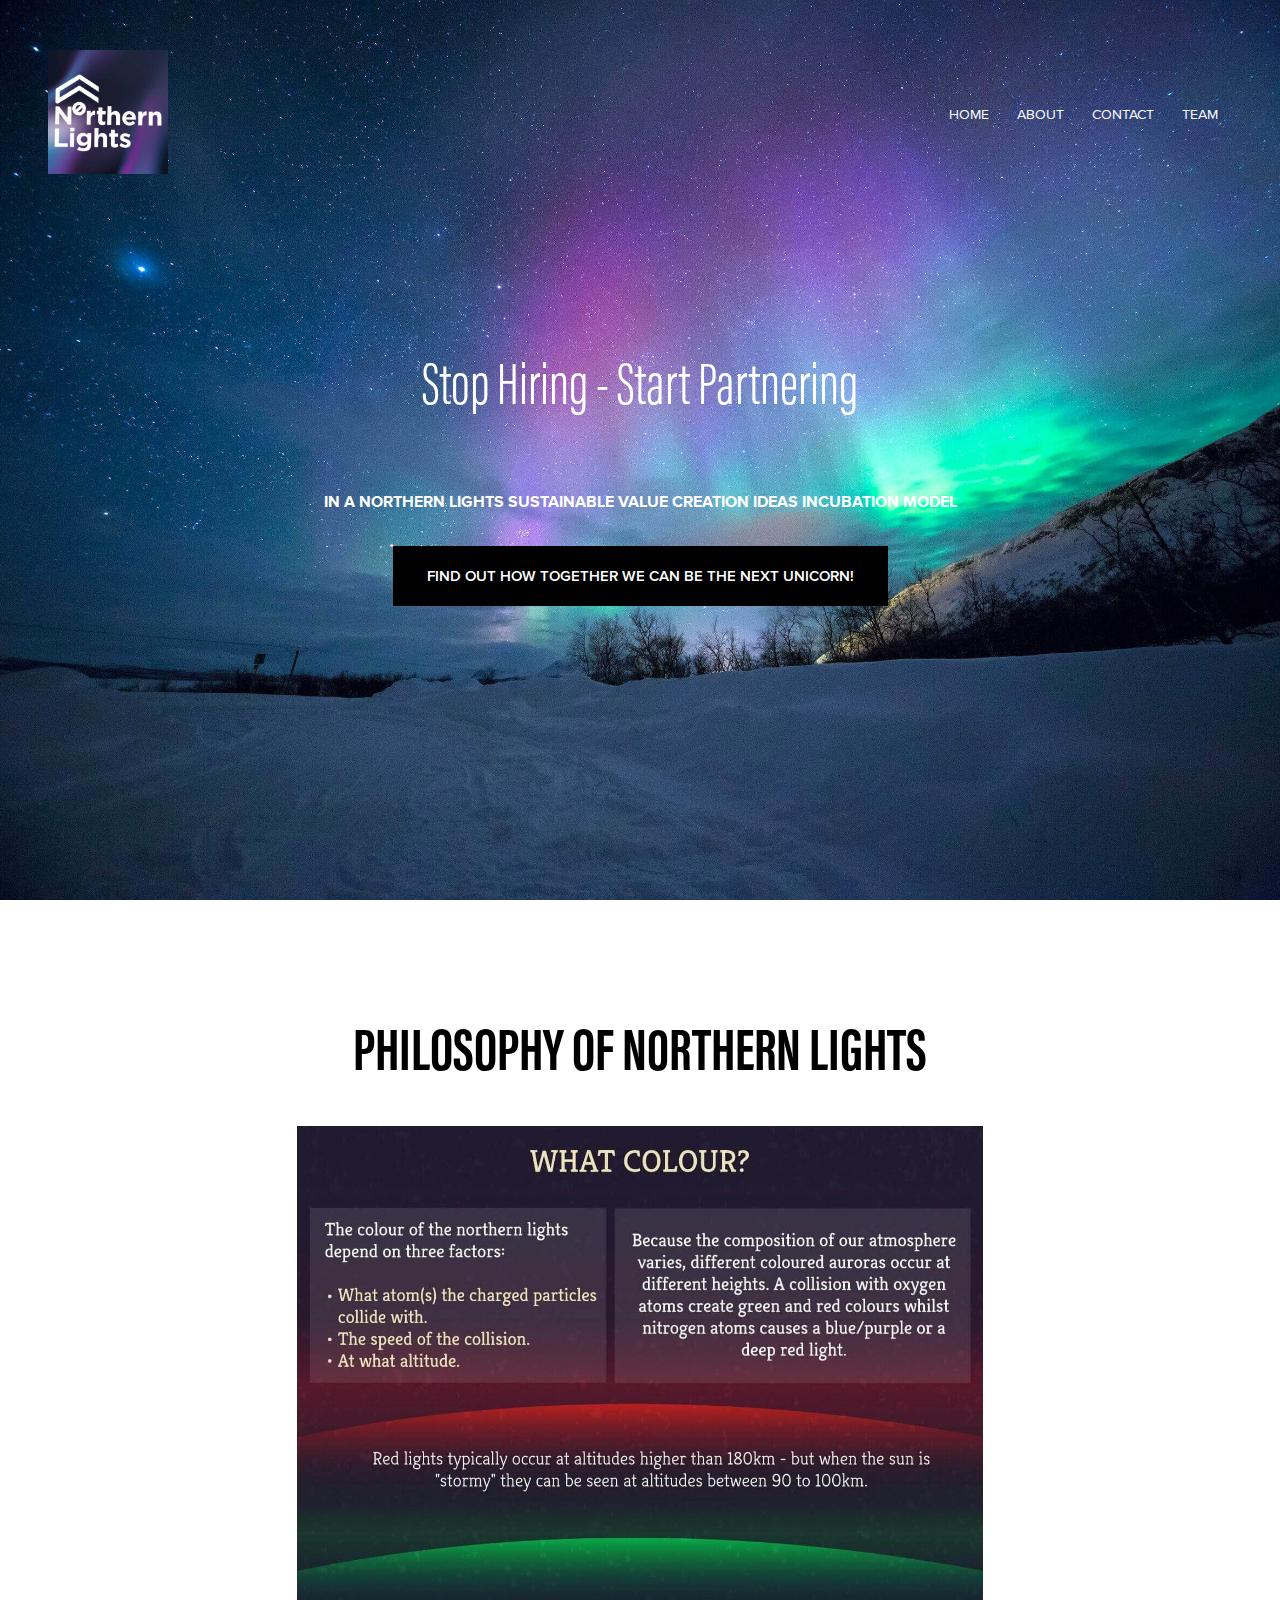
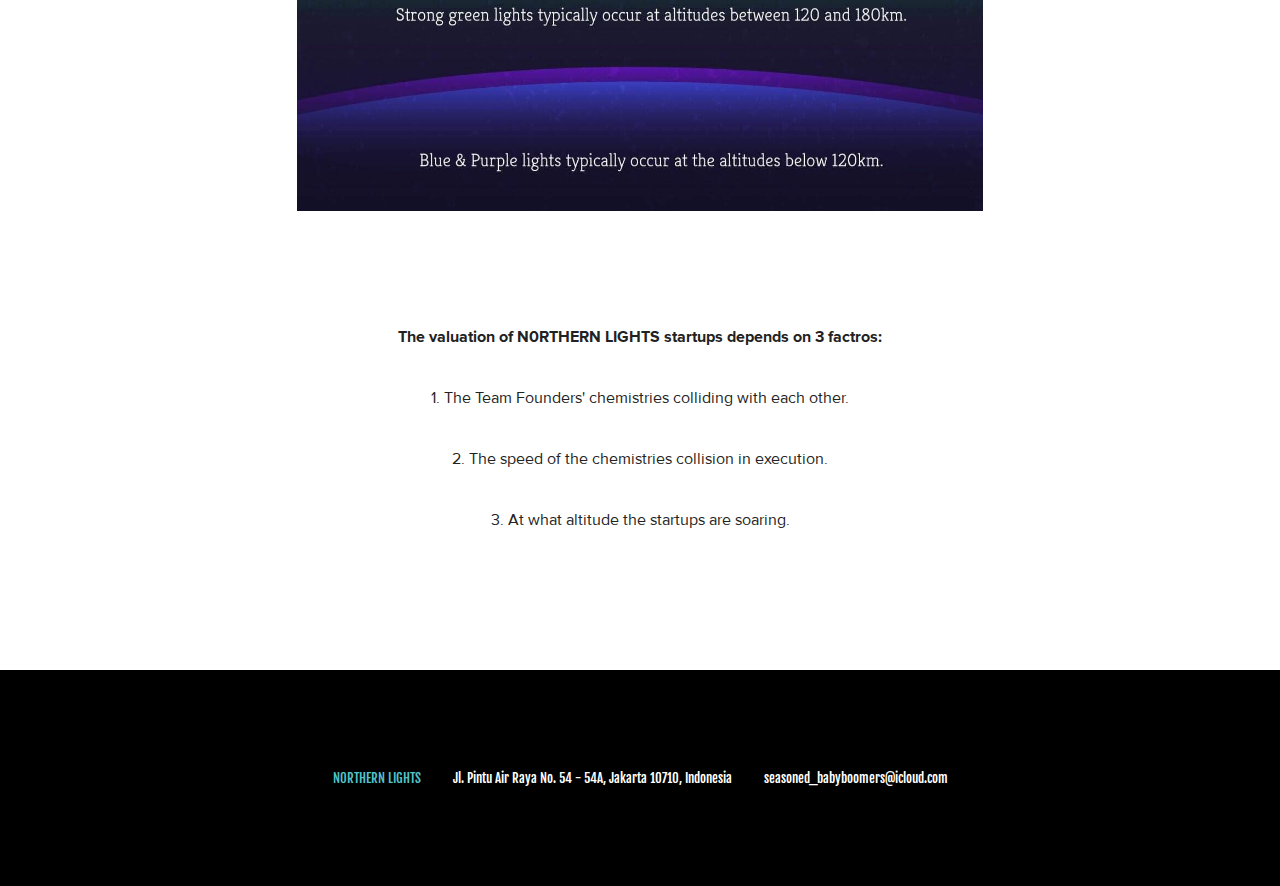
<file: index.html>
<!DOCTYPE html>
<html lang="en">

<head>
    <meta charset="UTF-8" />
    <meta name="viewport" content="width=device-width, initial-scale=1.0" />
    <meta name="robots" content="index, follow" />
    <meta name="description"
        content="Discover how N0RTHERN LIGHTS partners with startups to create sustainable value and become the next unicorn." />
    <title>Stop Hiring - Start Partnering | N0RTHERN LIGHTS</title>
    <link rel="icon" href="./image/navbar/logo_brand.jpeg" type="image/x-icon">
    <link rel="stylesheet" href="./css/LP.css">
    <link rel="preload" as="image" href="./image/bg home/img_home_hero.jpeg">
</head>

<body>
    <header id="site-header" class="">
        <a href="./index.html" class="logo" aria-label="N0RTHERN LIGHTS home">
            <img src="./image/navbar/logo_brand.jpeg" width="80" height="82" alt="Logo" loading="lazy" rel="preload">
        </a>
        <button class="nav-toggle" id="open-nav" aria-label="Open navigation" aria-controls="mobile-nav"
            aria-expanded="false">☰</button>
        <nav id="mobile-nav" role="navigation" aria-label="Main menu" class="">
            <button class="nav-close" id="close-nav" aria-label="Close navigation" aria-controls="mobile-nav"
                aria-expanded="true">x</button>
            <a href="./index.html">Home</a>
            <a href="./about.html">About</a>
            <a href="./contact.html">Contact</a>
            <a href="./team.html">Team</a>
        </nav>
    </header>
    <main>
        <section id="hero" class="hero">
            <img class="bg-hero" src="./image/bg home/img_home_hero.jpeg" alt="Hero background" width="1920"
                height="1080" loading="eager" decoding="async" fetchpriority="high">
            <h1>Stop Hiring - Start Partnering</h1>
            <p>IN A NORTHERN LIGHTS SUSTAINABLE VALUE CREATION IDEAS INCUBATION MODEL</p>
            <a href="./details.html">
                <button class="details-button">
                    Find Out How Together We Can Be The Next Unicorn!
                </button>
            </a>
        </section>
        <section id="isi" class="isi">
            <h2>
                <strong>PHILOSOPHY OF N0RTHERN LIGHTS</strong>
            </h2>
            <img src="./image/bg home/img_home_philosophy.jpeg" alt="Founders collaborationg" loading="lazy"
                rel="preload">
            <p>
                <strong>The valuation of N0RTHERN LIGHTS startups depends on 3 factros:</strong>
            </p>
            <p>1. The Team Founders' chemistries colliding with each other.</p>
            <p>2. The speed of the chemistries collision in execution.</p>
            <p>3. At what altitude the startups are soaring.</p>
        </section>
    </main>
    <footer id="contact" class="contact-footer">
        <p style="color: #52c2c8;">N0RTHERN LIGHTS</p>
        <p>Jl. Pintu Air Raya No. 54 - 54A, Jakarta 10710, Indonesia</p>
        <p>
            <a
                href="mailto:seasoned_babyboomers@icloud.com?body=I%20have%20read%20the%20concept%20of%20N0RTHERN%20LIGHTS%20PARTNERSHIP%20BUILDING%20BLOCKS%20and%20I%20am%20interested%20to%20be%20a%20BUSINESS%20OPERATORS%2FTECHNOLOGY%2FSEED%20CAPITAL%20PASSIVE%20%20(*delete%20those%20you%20are%20not%20interested%20in)%20FOUNDER.&subject=Attached%20are%20my%20CV%2C%20I%20am%20seeking%20for%20a%20chat%20slot%20with%20N0RTHERN%20LIGHTS%20STRATEGIC%20FOUNDERS">
                seasoned_babyboomers@icloud.com
            </a>
        </p>
    </footer>
    <script>
        const header = document.getElementById('site-header'),
            openNav = document.getElementById('open-nav'),
            closeNav = document.getElementById('close-nav'),
            nav = document.getElementById('mobile-nav');

        openNav.addEventListener('click', () => {
            nav.classList.add('open');
            header.classList.add('nav-open');
        });
        closeNav.addEventListener('click', () => {
            nav.classList.remove('open');
            header.classList.remove('nav-open');
        });
    </script>
</body>

</html>
</file>
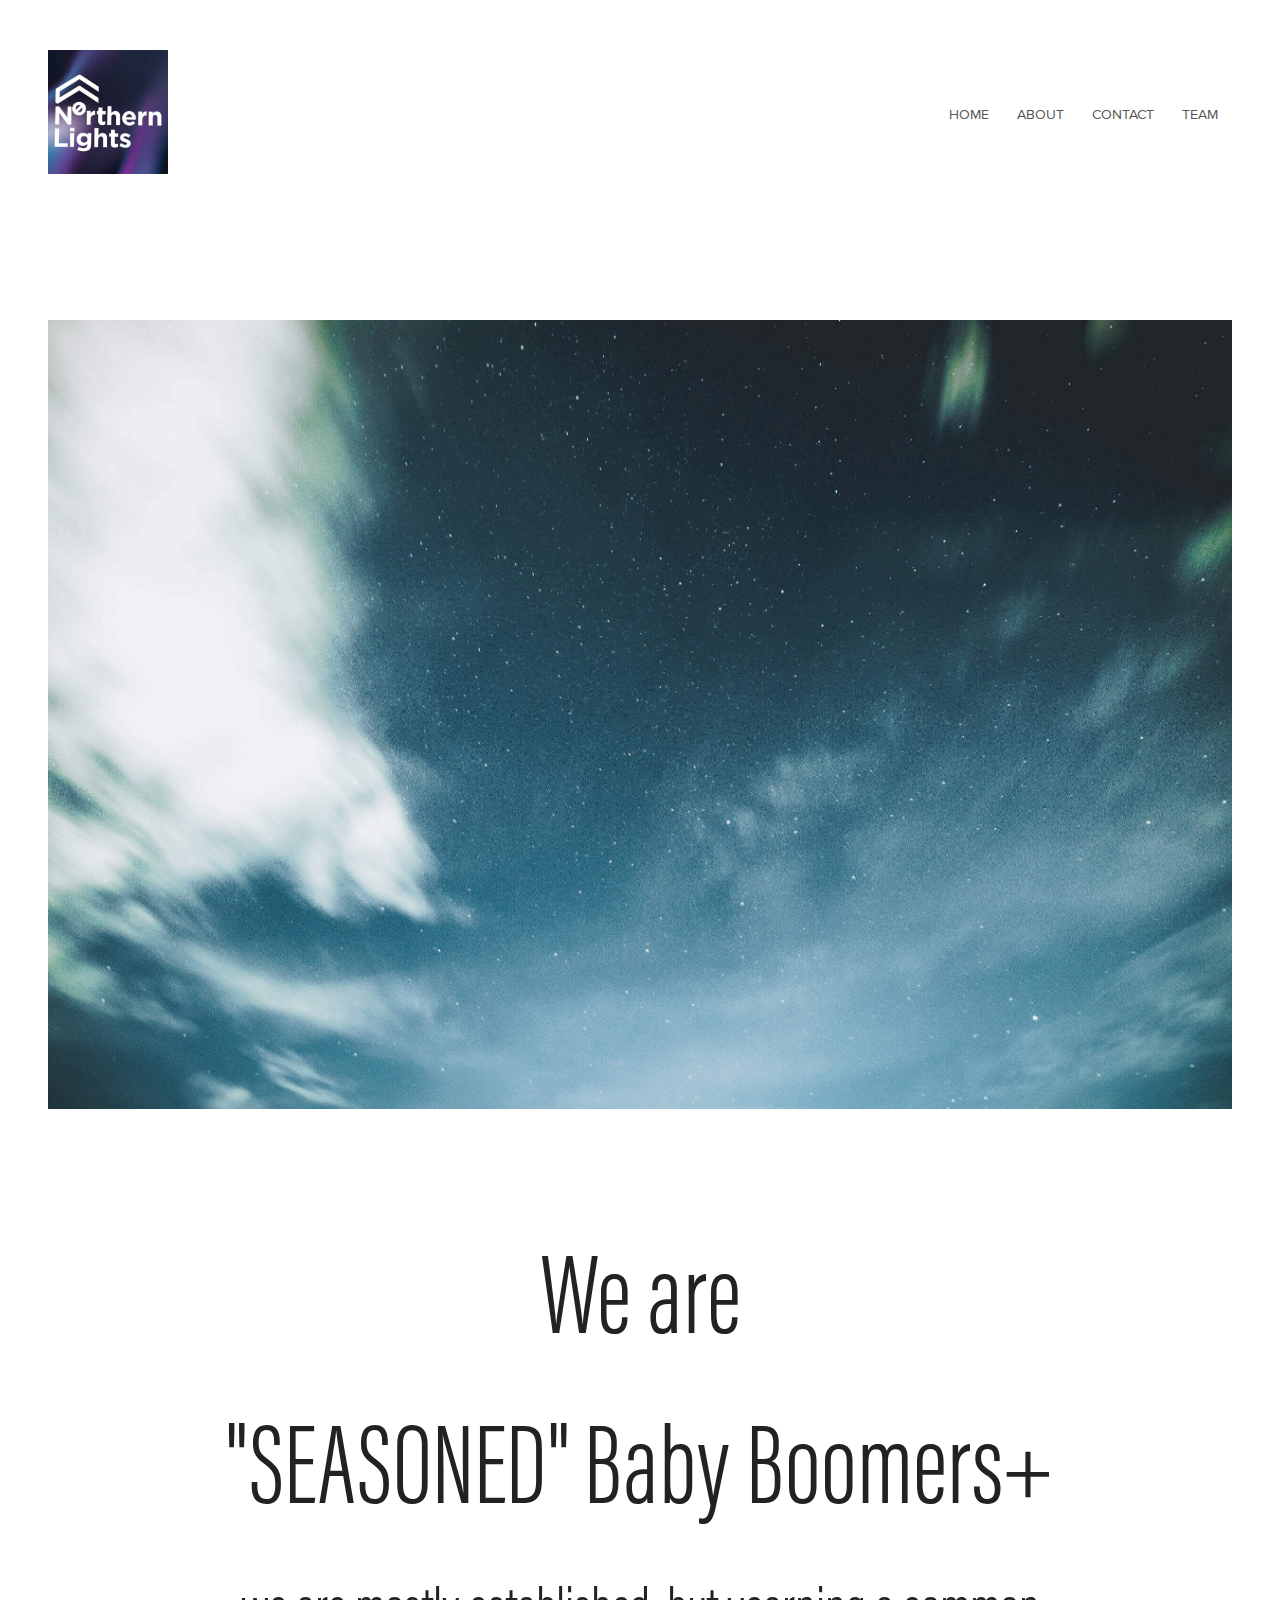
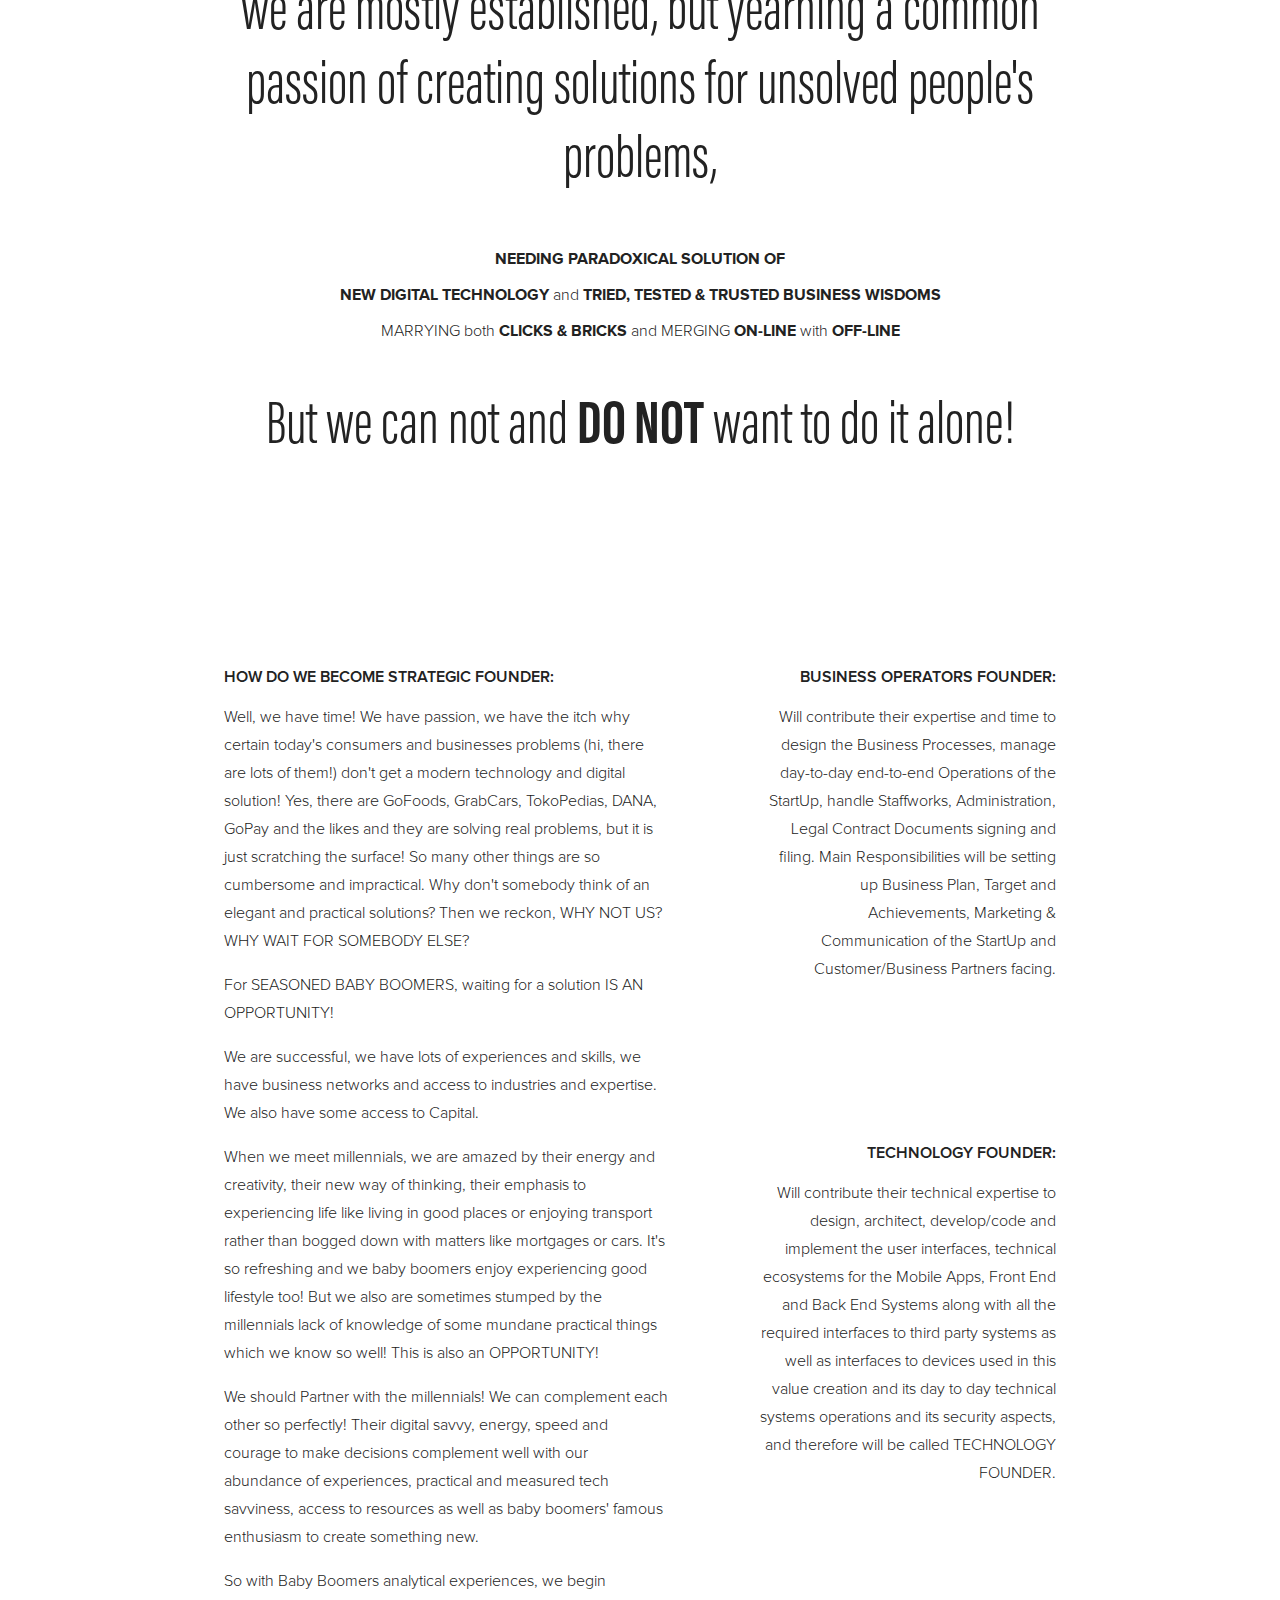
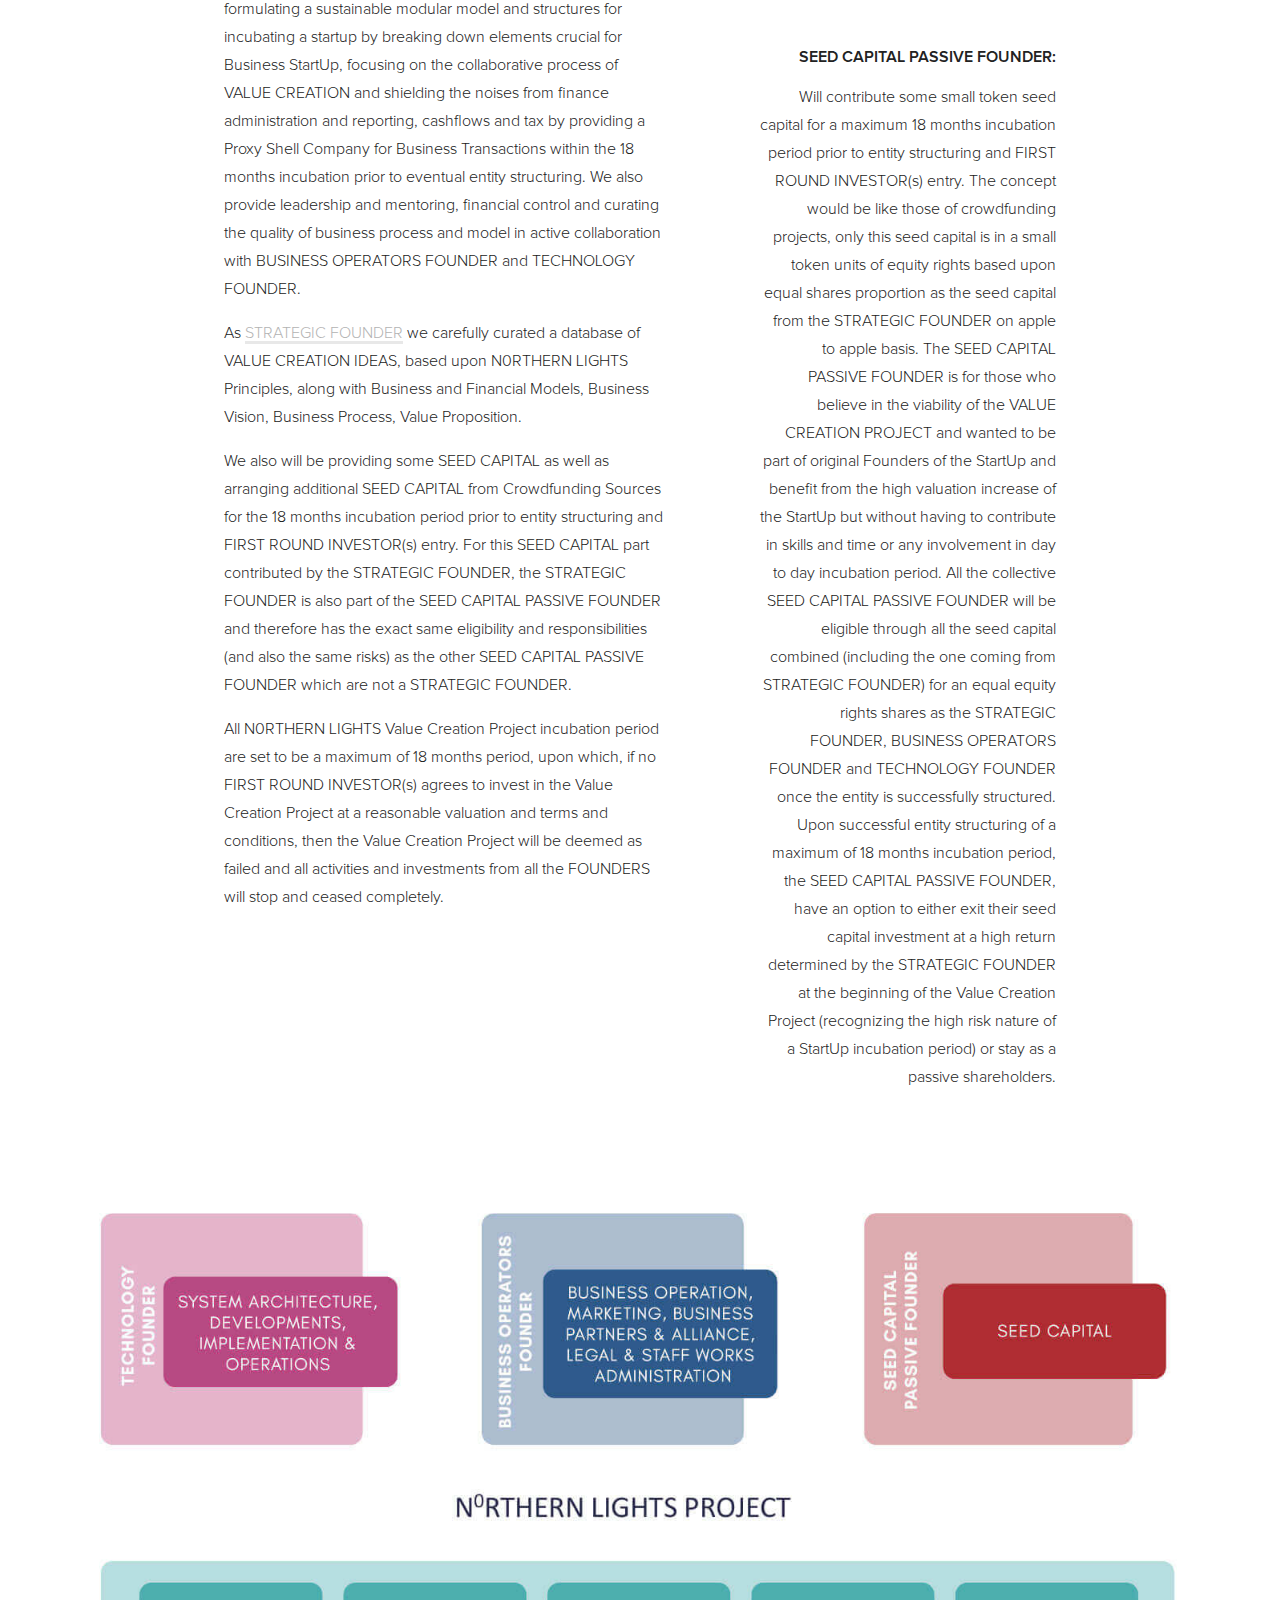
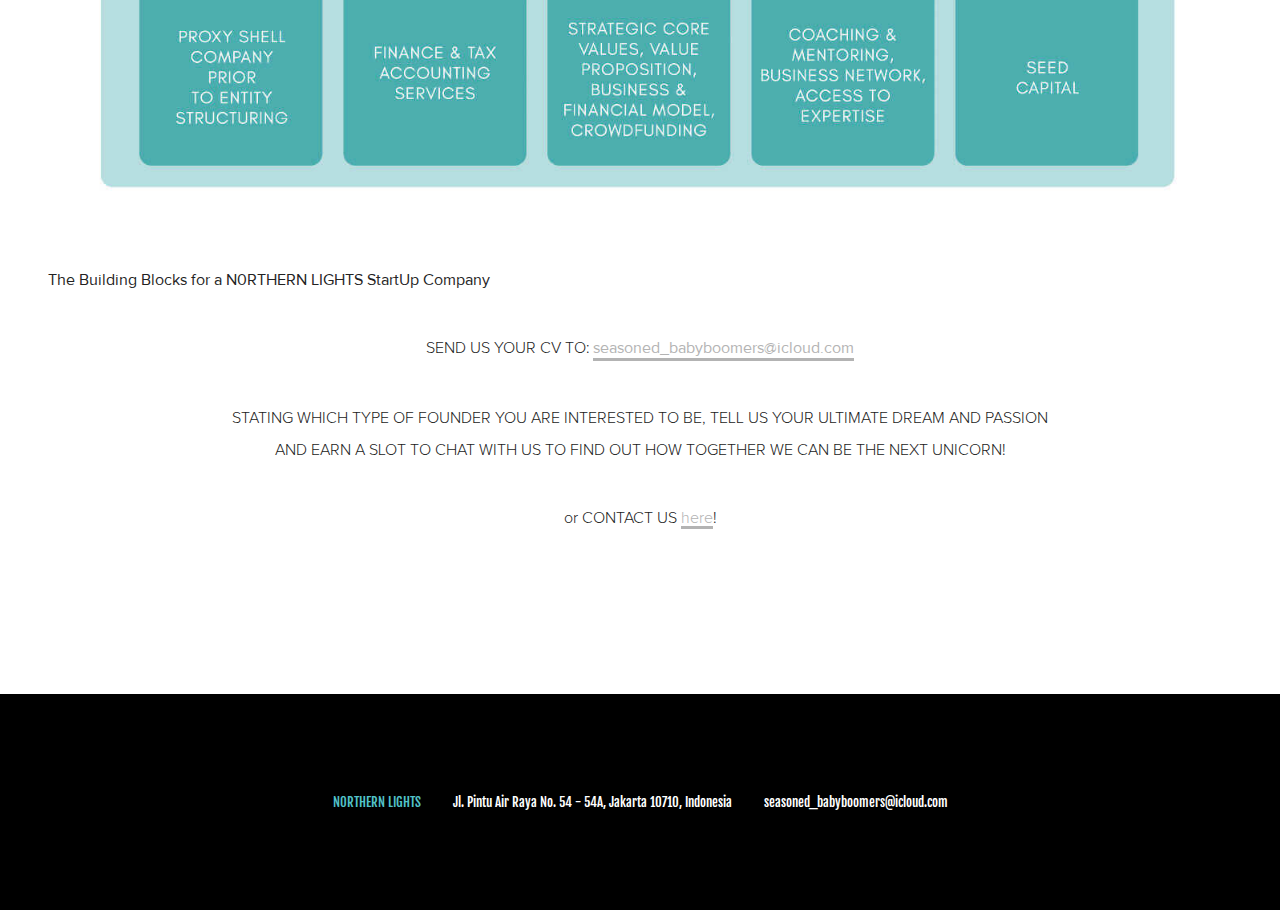
<file: about.html>
<!DOCTYPE html>
<html lang="en">

<head>
    <meta charset="UTF-8" />
    <meta name="viewport" content="width=device-width, initial-scale=1.0" />
    <meta name="robots" content="index, follow" />
    <meta name="description"
        content="Learn about N0RTHERN LIGHTS' mission to partner with startups, combining seasoned experience with youthful innovation to create sustainable value." />
    <title>About Us | N0RTHERN LIGHTS</title>
    <link rel="icon" href="./image/navbar/logo_brand.jpeg" type="image/x-icon">
    <link rel="stylesheet" href="./css/about.css">
</head>

<body>
    <header id="site-header" class="">
        <a href="./index.html" class="logo" aria-label="N0RTHERN LIGHTS home">
            <img src="./image/navbar/logo_brand.jpeg" width="80" height="82" alt="Logo" loading="lazy" rel="preload">
        </a>
        <button class="nav-toggle" id="open-nav" aria-label="Open navigation" aria-controls="mobile-nav"
            aria-expanded="false">☰</button>
        <nav id="mobile-nav" role="navigation" aria-label="Main menu" class="">
            <button class="nav-close" id="close-nav" aria-label="Close navigation" aria-controls="mobile-nav"
                aria-expanded="true">x</button>
            <a href="./index.html">Home</a>
            <a href="./about.html">About</a>
            <a href="./contact.html">Contact</a>
            <a href="./team.html">Team</a>
        </nav>
    </header>
    <main class="image-about">
        <div class="full-image">
            <img src="./image/About/img_about_illustration.jpeg" alt="About illustration" loading="lazy" rel="preload">
        </div>
        <section class="about-headings">
            <h1>We are</h1>
            <h1>"SEASONED" Baby Boomers+</h1>
            <h2>
                we are mostly established, but yearning a common passion of creating solutions for unsolved people's
                problems,
            </h2>
            <h3><strong>NEEDING PARADOXICAL SOLUTION OF </strong></h3>
            <h3>
                <strong>NEW DIGITAL TECHNOLOGY</strong>
                and
                <strong>TRIED, TESTED & TRUSTED BUSINESS WISDOMS</strong>
            </h3>
            <h3>
                MARRYING both
                <strong>CLICKS & BRICKS</strong>
                and MERGING
                <strong>ON-LINE</strong>
                with
                <strong>OFF-LINE</strong>
            </h3>
            <h2 class="do-not">
                But we can not and
                <strong>DO NOT</strong>
                want to do it alone!
            </h2>
        </section>
        <section class="founder-sections">
            <div class="founder-section left">
                <h3>HOW DO WE BECOME STRATEGIC FOUNDER:</h3>
                <p>Well, we have time! We have passion, we have the itch why certain today's consumers and businesses
                    problems (hi, there are lots of them!) don't get a modern technology and digital solution! Yes,
                    there are GoFoods, GrabCars, TokoPedias, DANA, GoPay and the likes and they are solving real
                    problems, but it is just scratching the surface! So many other things are so cumbersome and
                    impractical. Why don't somebody think of an elegant and practical solutions? Then we reckon, WHY NOT
                    US? WHY WAIT FOR SOMEBODY ELSE?</p>
                <p>For SEASONED BABY BOOMERS, waiting for a solution IS AN OPPORTUNITY!</p>
                <p>We are successful, we have lots of experiences and skills, we have business networks and access to
                    industries and expertise. We also have some access to Capital.</p>
                <p>When we meet millennials, we are amazed by their energy and creativity, their new way of thinking,
                    their emphasis to experiencing life like living in good places or enjoying transport rather than
                    bogged down with matters like mortgages or cars. It's so refreshing and we baby boomers enjoy
                    experiencing good lifestyle too! But we also are sometimes stumped by the millennials lack of
                    knowledge of some mundane practical things which we know so well! This is also an OPPORTUNITY!</p>
                <p>We should Partner with the millennials! We can complement each other so perfectly! Their digital
                    savvy, energy, speed and courage to make decisions complement well with our abundance of
                    experiences, practical and measured tech savviness, access to resources as well as baby boomers'
                    famous enthusiasm to create something new.</p>
                <p>So with Baby Boomers analytical experiences, we begin formulating a sustainable modular model and
                    structures for incubating a startup by breaking down elements crucial for Business StartUp, focusing
                    on the collaborative process of VALUE CREATION and shielding the noises from finance administration
                    and reporting, cashflows and tax by providing a Proxy Shell Company for Business Transactions within
                    the 18 months incubation prior to eventual entity structuring. We also provide leadership and
                    mentoring, financial control and curating the quality of business process and model in active
                    collaboration with BUSINESS OPERATORS FOUNDER and TECHNOLOGY FOUNDER.</p>
                <p>As <a href="./team.html">STRATEGIC FOUNDER</a> we carefully curated a database of VALUE CREATION
                    IDEAS, based upon N0RTHERN LIGHTS Principles, along with Business and Financial Models, Business
                    Vision, Business Process, Value Proposition.</p>
                <p>We also will be providing some SEED CAPITAL as well as arranging additional SEED CAPITAL from
                    Crowdfunding Sources for the 18 months incubation period prior to entity structuring and FIRST ROUND
                    INVESTOR(s) entry. For this SEED CAPITAL part contributed by the STRATEGIC FOUNDER, the STRATEGIC
                    FOUNDER is also part of the SEED CAPITAL PASSIVE FOUNDER and therefore has the exact same
                    eligibility and responsibilities (and also the same risks) as the other SEED CAPITAL PASSIVE FOUNDER
                    which are not a STRATEGIC FOUNDER.</p>
                <p>All N0RTHERN LIGHTS Value Creation Project incubation period are set to be a maximum of 18 months
                    period, upon which, if no FIRST ROUND INVESTOR(s) agrees to invest in the Value Creation Project at
                    a reasonable valuation and terms and conditions, then the Value Creation Project will be deemed as
                    failed and all activities and investments from all the FOUNDERS will stop and ceased completely.</p>
            </div>

            <div class="founder-section right">
                <h3>BUSINESS OPERATORS FOUNDER:</h3>
                <p>Will contribute their expertise and time to design the Business Processes, manage day-to-day
                    end-to-end Operations of the StartUp, handle Staffworks, Administration, Legal Contract Documents
                    signing and filing. Main Responsibilities will be setting up Business Plan, Target and Achievements,
                    Marketing &amp; Communication of the StartUp and Customer/Business Partners facing.</p>

                <div class="spacer"></div>

                <h3>TECHNOLOGY FOUNDER:</h3>
                <p>Will contribute their technical expertise to design, architect, develop/code and implement the user
                    interfaces, technical ecosystems for the Mobile Apps, Front End and Back End Systems along with all
                    the required interfaces to third party systems as well as interfaces to devices used in this value
                    creation and its day to day technical systems operations and its security aspects, and therefore
                    will be called TECHNOLOGY FOUNDER.</p>

                <div class="spacer"></div>

                <h3>SEED CAPITAL PASSIVE FOUNDER:</h3>
                <p>Will contribute some small token seed capital for a maximum 18 months incubation period prior to
                    entity structuring and FIRST ROUND INVESTOR(s) entry. The concept would be like those of
                    crowdfunding projects, only this seed capital is in a small token units of equity rights based upon
                    equal shares proportion as the seed capital from the STRATEGIC FOUNDER on apple to apple basis. The
                    SEED CAPITAL PASSIVE FOUNDER is for those who believe in the viability of the VALUE CREATION PROJECT
                    and wanted to be part of original Founders of the StartUp and benefit from the high valuation
                    increase of the StartUp but without having to contribute in skills and time or any involvement in
                    day to day incubation period. All the collective SEED CAPITAL PASSIVE FOUNDER will be eligible
                    through all the seed capital combined (including the one coming from STRATEGIC FOUNDER) for an equal
                    equity rights shares as the STRATEGIC FOUNDER, BUSINESS OPERATORS FOUNDER and TECHNOLOGY FOUNDER
                    once the entity is successfully structured. Upon successful entity structuring of a maximum of 18
                    months incubation period, the SEED CAPITAL PASSIVE FOUNDER, have an option to either exit their seed
                    capital investment at a high return determined by the STRATEGIC FOUNDER at the beginning of the
                    Value Creation Project (recognizing the high risk nature of a StartUp incubation period) or stay as
                    a passive shareholders.</p>
            </div>
        </section>
        <div class="full-image">
            <img src="./image/About/img_about_building_block.jpeg" alt="Building Block" loading="lazy" rel="preload">
        </div>
        <figcaption class="image-caption-wrapper">
            <div class="image-caption">
                <p>The Building Blocks for a N0RTHERN LIGHTS StartUp Company</p>
            </div>
        </figcaption>
        <section class="call-to-action">
            <p>SEND US YOUR CV TO: <strong>
                    <a
                        href="mailto:seasoned_babyboomers@icloud.com?body=I%20have%20read%20the%20concept%20of%20N0RTHERN%20LIGHTS%20PARTNERSHIP%20BUILDING%20BLOCKS%20and%20I%20am%20interested%20to%20be%20a%20BUSINESS%20OPERATORS%2FTECHNOLOGY%2FSEED%20CAPITAL%20PASSIVE%20%20(*delete%20those%20you%20are%20not%20interested%20in)%20FOUNDER.&amp;subject=Attached%20are%20my%20CV%2C%20I%20am%20seeking%20for%20a%20chat%20slot%20with%20N0RTHERN%20LIGHTS%20STRATEGIC%20FOUNDERS">seasoned_babyboomers@icloud.com</a>
                </strong></p>
            <br>
            <p>STATING WHICH TYPE OF FOUNDER YOU ARE INTERESTED TO BE, TELL US YOUR ULTIMATE DREAM AND PASSION</p>
            <p>AND EARN A SLOT TO CHAT WITH US TO FIND OUT HOW TOGETHER WE CAN BE THE NEXT UNICORN!</p>
            <br>
            <p>or CONTACT US <a href="./contact.html">here</a>!</p>
        </section>
    </main>
    <footer id="contact" class="contact-footer">
        <p style="color: #52c2c8;">N0RTHERN LIGHTS</p>
        <p>Jl. Pintu Air Raya No. 54 - 54A, Jakarta 10710, Indonesia</p>
        <p>
            <a
                href="mailto:seasoned_babyboomers@icloud.com?body=I%20have%20read%20the%20concept%20of%20N0RTHERN%20LIGHTS%20PARTNERSHIP%20BUILDING%20BLOCKS%20and%20I%20am%20interested%20to%20be%20a%20BUSINESS%20OPERATORS%2FTECHNOLOGY%2FSEED%20CAPITAL%20PASSIVE%20%20(*delete%20those%20you%20are%20not%20interested%20in)%20FOUNDER.&subject=Attached%20are%20my%20CV%2C%20I%20am%20seeking%20for%20a%20chat%20slot%20with%20N0RTHERN%20LIGHTS%20STRATEGIC%20FOUNDERS">
                seasoned_babyboomers@icloud.com
            </a>
        </p>
    </footer>
    <script>
        const header = document.getElementById('site-header'),
            openNav = document.getElementById('open-nav'),
            closeNav = document.getElementById('close-nav'),
            nav = document.getElementById('mobile-nav');

        openNav.addEventListener('click', () => {
            nav.classList.add('open');
            header.classList.add('nav-open');
        });
        closeNav.addEventListener('click', () => {
            nav.classList.remove('open');
            header.classList.remove('nav-open');
        });
    </script>
</body>

</html>
</file>
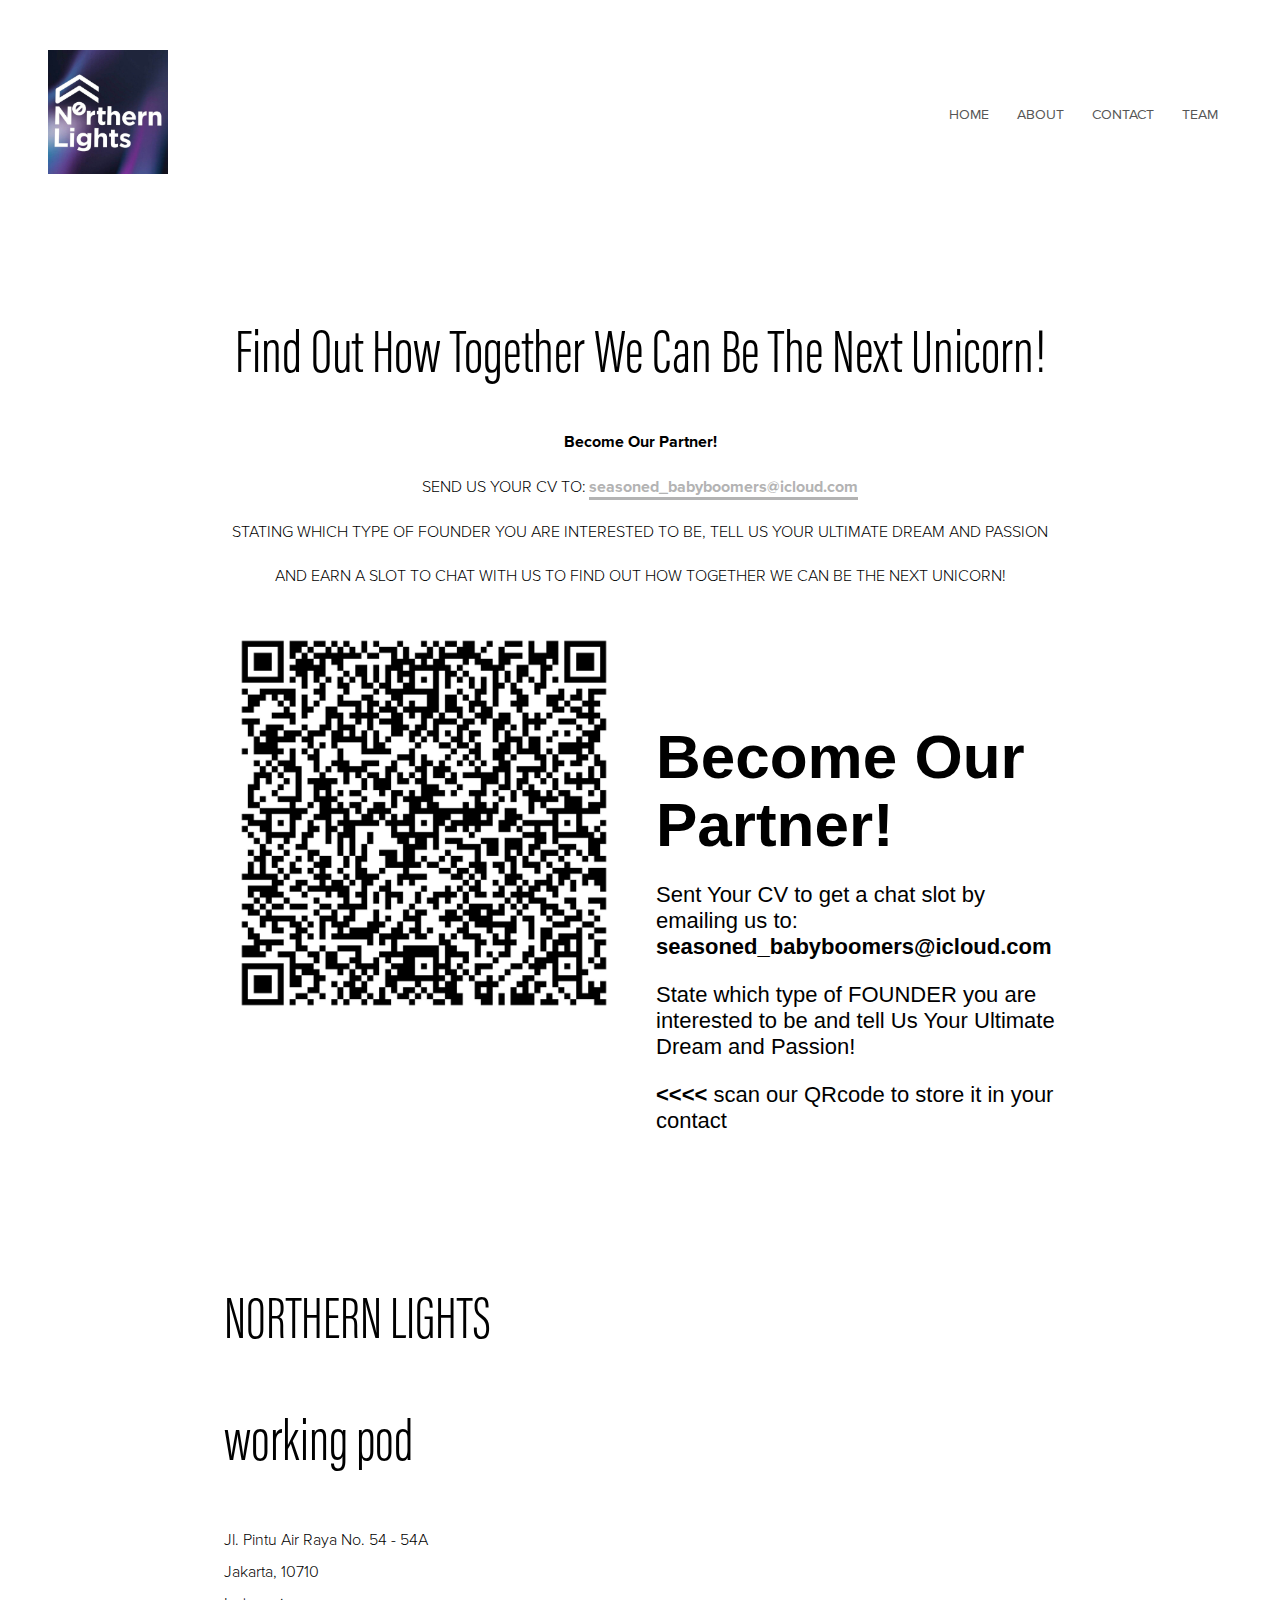
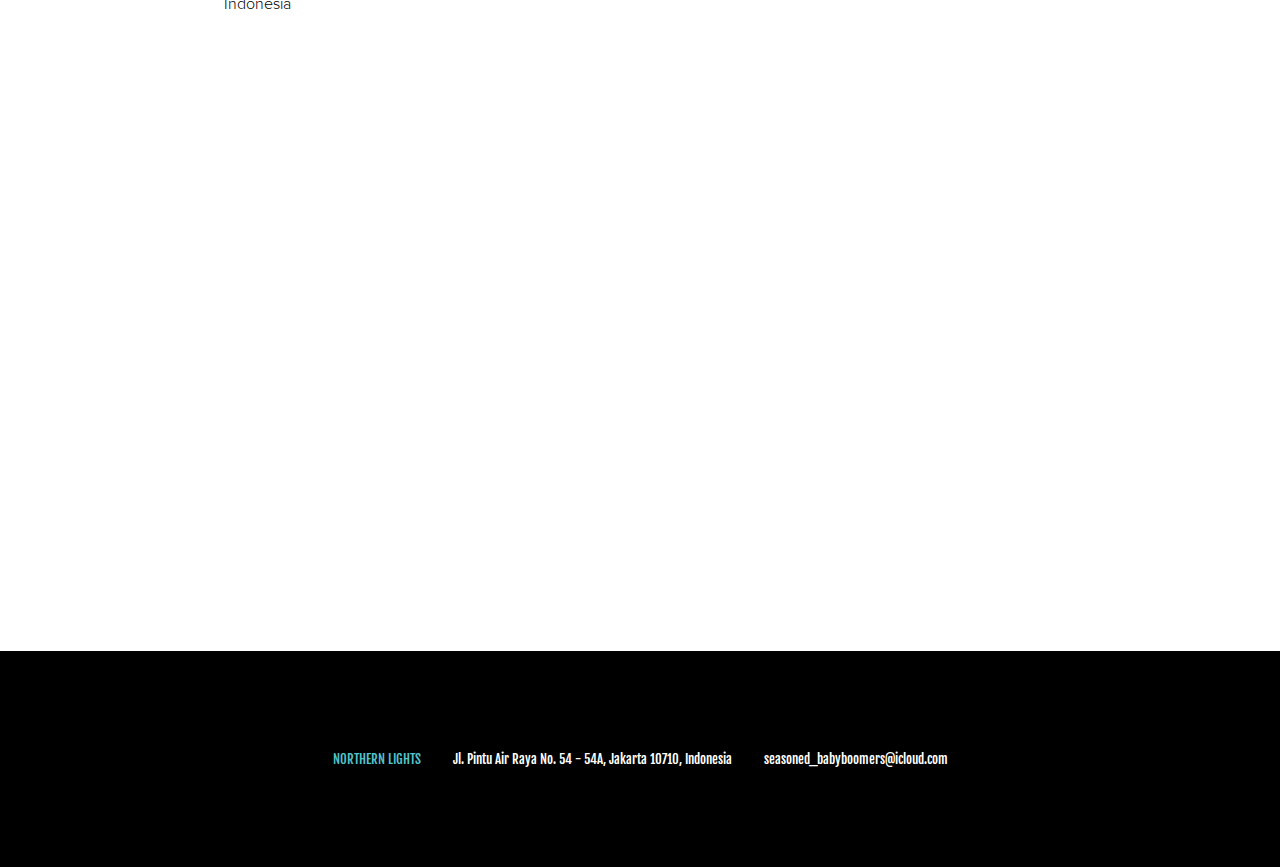
<file: contact.html>
<!DOCTYPE html>
<html lang="en">

<head>
    <meta charset="UTF-8" />
    <meta name="viewport" content="width=device-width, initial-scale=1.0" />
    <meta name="robots" content="index, follow" />
    <meta name="description"
        content="Get in touch with N0RTHERN LIGHTS to explore partnership opportunities and learn how we can collaborate to build the next unicorn." />
    <title>Contact | N0RTHERN LIGHTS</title>
    <link rel="icon" href="./image/navbar/logo_brand.jpeg" type="image/x-icon">
    <link rel="stylesheet" href="./css/contact.css">
</head>

<body>
    <header id="site-header" class="">
        <a href="./index.html" class="logo" aria-label="N0RTHERN LIGHTS home">
            <img src="./image/navbar/logo_brand.jpeg" width="80" height="82" alt="Logo" loading="lazy">
        </a>
        <button class="nav-toggle" id="open-nav" aria-label="Open navigation" aria-controls="mobile-nav"
            aria-expanded="false">☰</button>
        <nav id="mobile-nav" role="navigation" aria-label="Main menu" class="">
            <button class="nav-close" id="close-nav" aria-label="Close navigation" aria-controls="mobile-nav"
                aria-expanded="true">x</button>
            <a href="./index.html">Home</a>
            <a href="./about.html">About</a>
            <a href="./contact.html">Contact</a>
            <a href="./team.html">Team</a>
        </nav>
    </header>
    <main class="contact-main">
        <section class="contact-intro">
            <h2>Find Out How Together We Can Be The Next Unicorn!</h2>
            <p><strong>Become Our Partner!</strong></p>
            <p>SEND US YOUR CV TO: <strong>
                    <a
                        href="mailto:seasoned_babyboomers@icloud.com?body=I%20have%20read%20the%20concept%20of%20N0RTHERN%20LIGHTS%20PARTNERSHIP%20BUILDING%20BLOCKS%20and%20I%20am%20interested%20to%20be%20a%20BUSINESS%20OPERATORS%2FTECHNOLOGY%2FSEED%20CAPITAL%20PASSIVE%20%20(*delete%20those%20you%20are%20not%20interested%20in)%20FOUNDER.&amp;subject=Attached%20are%20my%20CV%2C%20I%20am%20seeking%20for%20a%20chat%20slot%20with%20N0RTHERN%20LIGHTS%20STRATEGIC%20FOUNDERS">seasoned_babyboomers@icloud.com</a>
                </strong></p>
            <p>STATING WHICH TYPE OF FOUNDER YOU ARE INTERESTED TO BE, TELL US YOUR ULTIMATE DREAM AND PASSION</p>
            <p>AND EARN A SLOT TO CHAT WITH US TO FIND OUT HOW TOGETHER WE CAN BE THE NEXT UNICORN!</p>
        </section>
        <section class="contact-qr-cta two-col">
            <div class="left-col">
                <img src="./image/Contact/img_contact_qr.jpeg" alt="QR code to save contact" loading="lazy"
                    rel="preload">
            </div>
            <div class="right-col">
                <p class="partner-title"><strong>Become Our<br>Partner!</strong></p>
                <p>Sent Your CV to get a chat slot by emailing us to: <strong>
                        <a
                            href="mailto:seasoned_babyboomers@icloud.com?body=I%20have%20read%20the%20concept%20of%20N0RTHERN%20LIGHTS%20PARTNERSHIP%20BUILDING%20BLOCKS%20and%20I%20am%20interested%20to%20be%20a%20BUSINESS%20OPERATORS%2FTECHNOLOGY%2FSEED%20CAPITAL%20PASSIVE%20%20(*delete%20those%20you%20are%20not%20interested%20in)%20FOUNDER.&amp;subject=Attached%20are%20my%20CV%2C%20I%20am%20seeking%20for%20a%20chat%20slot%20with%20N0RTHERN%20LIGHTS%20STRATEGIC%20FOUNDERS">seasoned_babyboomers@icloud.com</a>
                    </strong></p>
                <p>State which type of FOUNDER you are interested to be and tell Us Your Ultimate Dream and Passion!</p>
                <p><strong>&lt;&lt;&lt;&lt;</strong> scan our QRcode to store it in your contact</p>
            </div>
        </section>
        <section class="contact-location two-col">
            <div class="left-col">
                <h2>N0RTHERN LIGHTS</h2>
                <h2>working pod</h2>
                <p>Jl. Pintu Air Raya No. 54 - 54A</p>
                <p>Jakarta, 10710</p>
                <p>Indonesia</p>
            </div>
            <div class="right-col">
                <iframe
                    src="https://www.google.com/maps/embed?pb=!1m18!1m12!1m3!1d3966.747458865529!2d106.8326218!3d-6.164565499999999!2m3!1f0!2f0!3f0!3m2!1i1024!2i768!4f13.1!3m3!1m2!1s0x2e69f5c5a071b875%3A0xd2aa164a83adc1c9!2sJl.%20Pintu%20Air%20Raya%20No.54J%2C%20RT.5%2FRW.1%2C%20Ps.%20Baru%2C%20Kecamatan%20Sawah%20Besar%2C%20Kota%20Jakarta%20Pusat%2C%20Daerah%20Khusus%20Ibukota%20Jakarta%2010710!5e0!3m2!1sid!2sid!4v1753181946250!5m2!1sid!2sid"
                    width="600" height="450" style="border:0;" allowfullscreen="" loading="lazy"
                    referrerpolicy="no-referrer-when-downgrade"></iframe>
            </div>
        </section>
    </main>
    <footer id="contact" class="contact-footer">
        <p style="color: #52c2c8;">N0RTHERN LIGHTS</p>
        <p>Jl. Pintu Air Raya No. 54 - 54A, Jakarta 10710, Indonesia</p>
        <p>
            <a
                href="mailto:seasoned_babyboomers@icloud.com?body=I%20have%20read%20the%20concept%20of%20N0RTHERN%20LIGHTS%20PARTNERSHIP%20BUILDING%20BLOCKS%20and%20I%20am%20interested%20to%20be%20a%20BUSINESS%20OPERATORS%2FTECHNOLOGY%2FSEED%20CAPITAL%20PASSIVE%20%20(*delete%20those%20you%20are%20not%20interested%20in)%20FOUNDER.&subject=Attached%20are%20my%20CV%2C%20I%20am%20seeking%20for%20a%20chat%20slot%20with%20N0RTHERN%20LIGHTS%20STRATEGIC%20FOUNDERS">
                seasoned_babyboomers@icloud.com
            </a>
        </p>
    </footer>
    <script>
        const header = document.getElementById('site-header'),
            openNav = document.getElementById('open-nav'),
            closeNav = document.getElementById('close-nav'),
            nav = document.getElementById('mobile-nav');

        openNav.addEventListener('click', () => {
            nav.classList.add('open');
            header.classList.add('nav-open');
        });
        closeNav.addEventListener('click', () => {
            nav.classList.remove('open');
            header.classList.remove('nav-open');
        });
    </script>
</body>

</html>
</file>
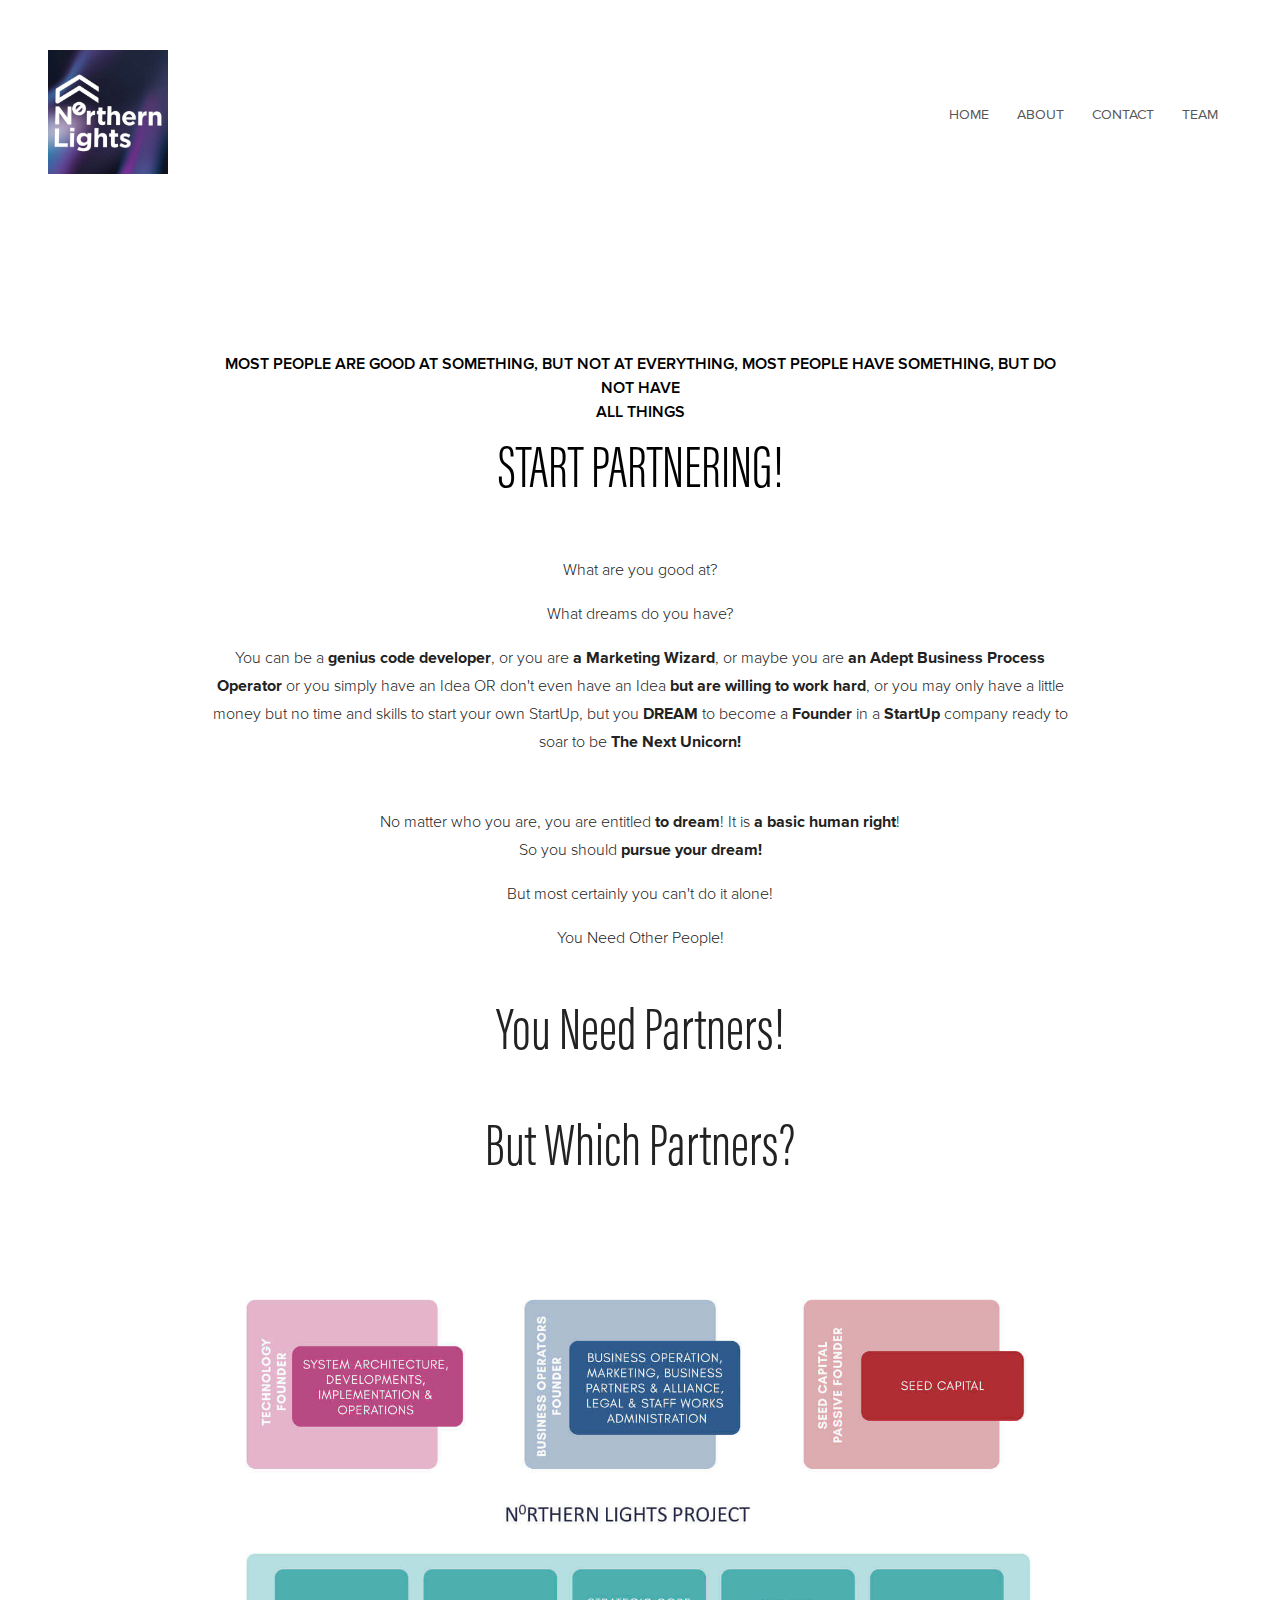
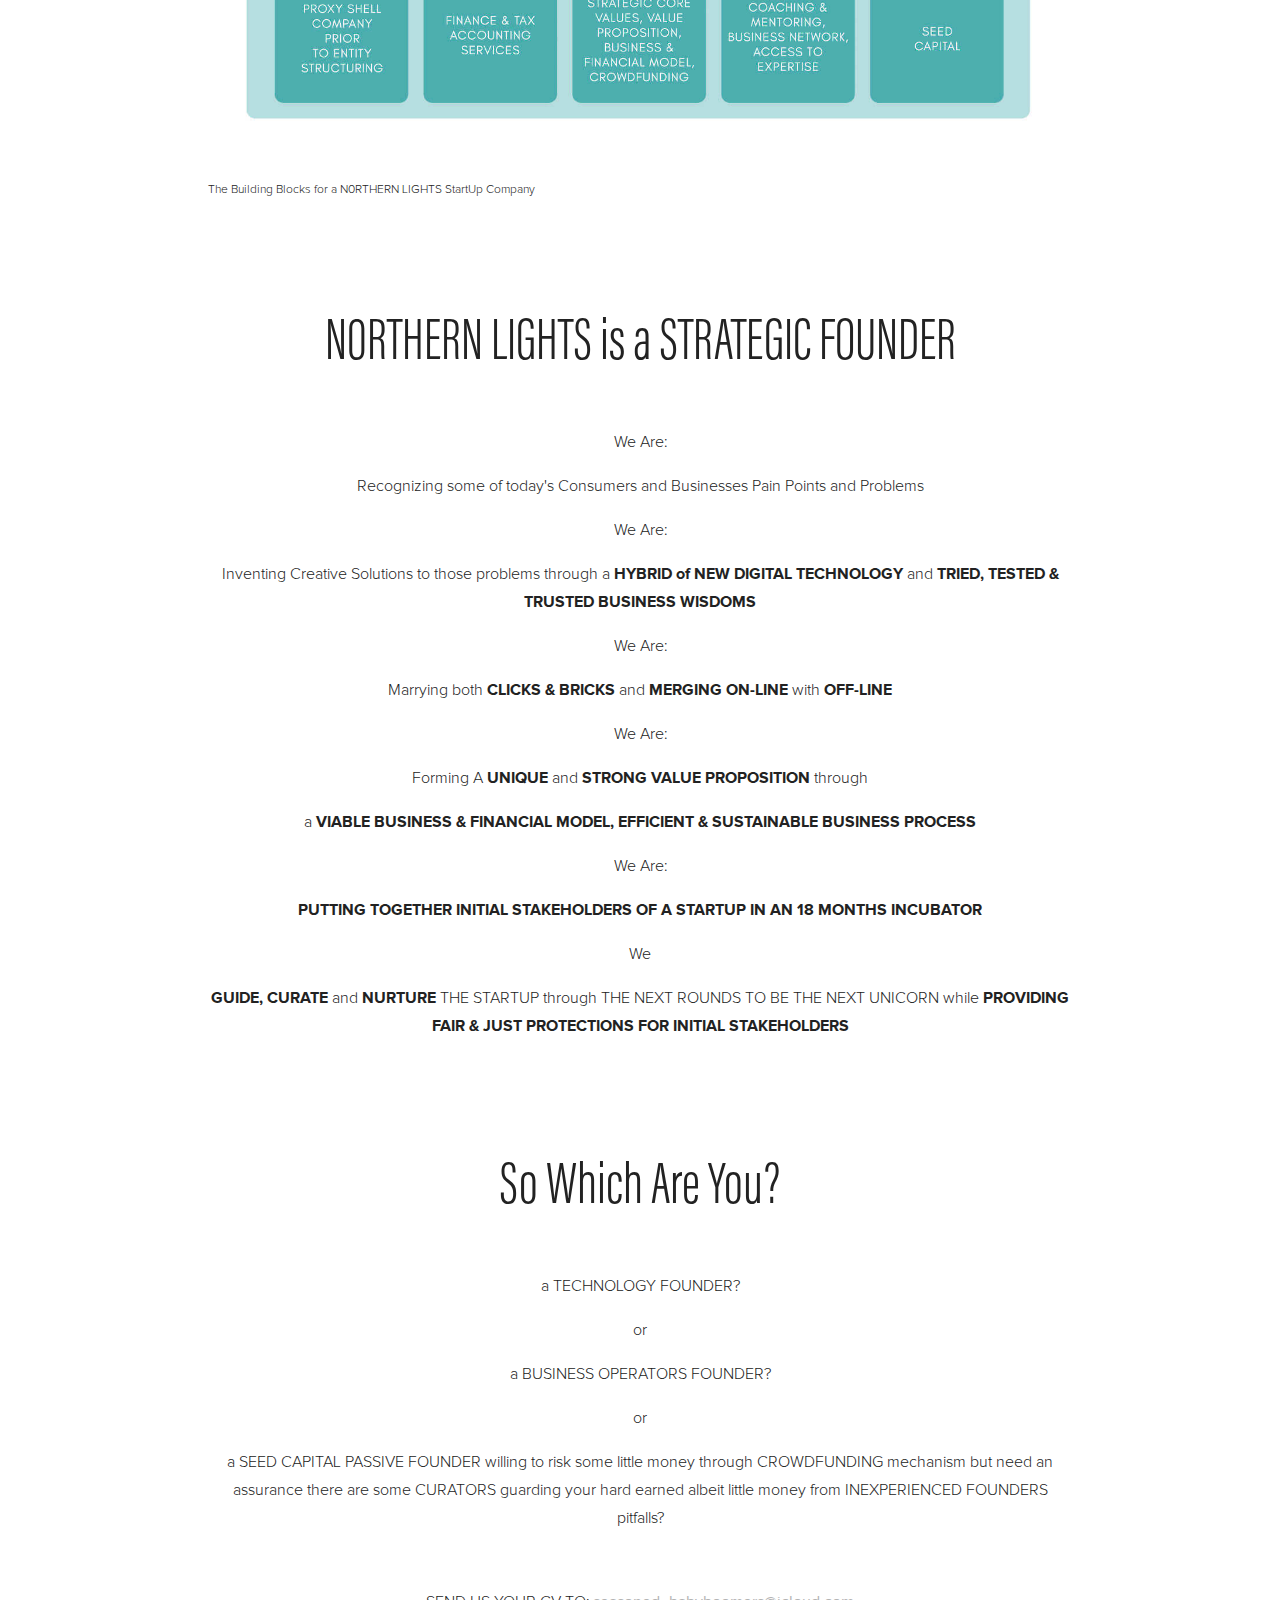
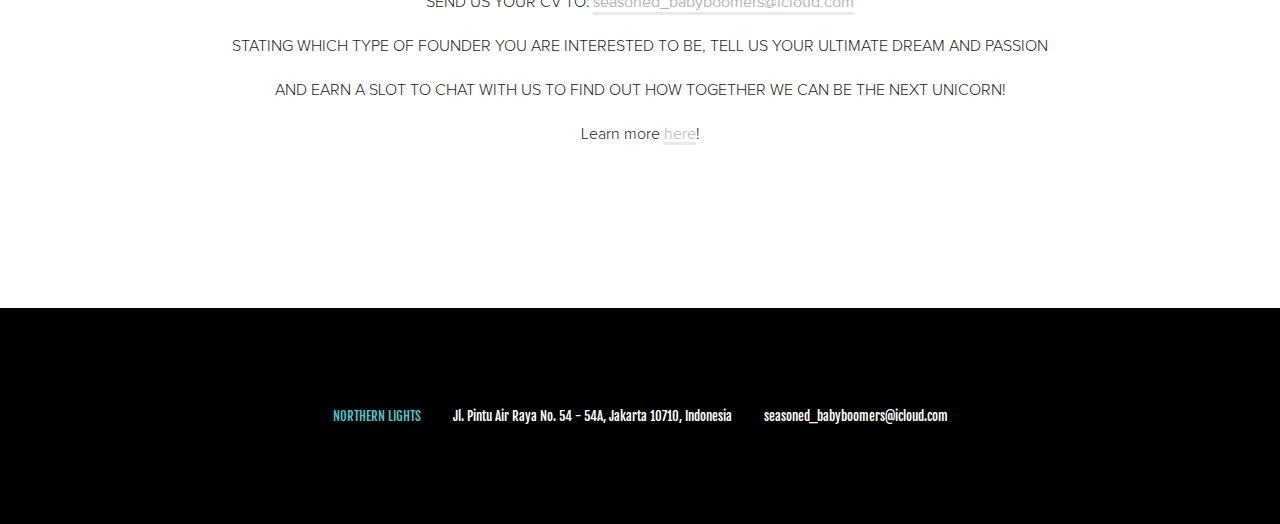
<file: details.html>
<!DOCTYPE html>
<html lang="en">

<head>
    <meta charset="UTF-8" />
    <meta name="viewport" content="width=device-width, initial-scale=1.0" />
    <meta name="robots" content="index, follow" />
    <meta name="description"
        content="Discover the building blocks of N0RTHERN LIGHTS' Strategic Founder model and find out which founder role fits you." />
    <title>Details | N0RTHERN LIGHTS</title>
    <link rel="icon" href="./image/navbar/logo_brand.jpeg" type="image/x-icon">
    <link rel="stylesheet" href="./css/details.css">
</head>

<body>
    <header id="site-header" class="">
        <a href="./index.html" class="logo" aria-label="N0RTHERN LIGHTS home">
            <img src="./image/navbar/logo_brand.jpeg" width="80" height="82" alt="Logo" loading="lazy">
        </a>
        <button class="nav-toggle" id="open-nav" aria-label="Open navigation" aria-controls="mobile-nav"
            aria-expanded="false">☰</button>
        <nav id="mobile-nav" role="navigation" aria-label="Main menu" class="">
            <button class="nav-close" id="close-nav" aria-label="Close navigation" aria-controls="mobile-nav"
                aria-expanded="true">x</button>
            <a href="./index.html">Home</a>
            <a href="./about.html">About</a>
            <a href="./contact.html">Contact</a>
            <a href="./team.html">Team</a>
        </nav>
    </header>
    <main class="details-main">
        <section class="details-hero">
            <h3>MOST PEOPLE ARE GOOD AT SOMETHING, BUT NOT AT EVERYTHING, MOST PEOPLE HAVE SOMETHING, BUT DO NOT
                HAVE<br>ALL THINGS</h3>
            <h2>START PARTNERING!</h2>
        </section>

        <section class="details-section">
            <p>What are you good at?</p>
            <p>What dreams do you have?</p>
            <p>
                You can be a <strong>genius code developer</strong>, or you are <strong>a Marketing Wizard</strong>, or
                maybe you are <strong>an Adept Business Process Operator</strong> or you simply have an Idea OR don't
                even have an Idea <strong>but are willing to work hard</strong>, or you may only have a little money but
                no time and skills to start your own StartUp, but you <strong>DREAM</strong> to become a
                <strong>Founder</strong> in a <strong>StartUp</strong> company ready to soar to be <strong>The Next
                    Unicorn!</strong>
            </p>
            <br>
            <p>No matter who you are, you are entitled <strong>to dream</strong>! It is <strong>a basic human
                    right</strong>!<br>So you should <strong>pursue your dream!</strong></p>
            <p>But most certainly you can't do it alone!</p>
            <p>You Need Other People!</p>
        </section>

        <section class="details-section">
            <h2>You Need Partners!</h2>
            <h2>But Which Partners?</h2>
            <figure class="details-image">
                <img src="./image/About/img_about_building_block.jpeg"
                    alt="The Building Blocks for a N0RTHERN LIGHTS StartUp Company" loading="lazy" width="600"
                    height="400">
                <figcaption>The Building Blocks for a N0RTHERN LIGHTS StartUp Company</figcaption>
            </figure>
        </section>

        <div class="spacer"></div>

        <section class="details-section">
            <h2>N0RTHERN LIGHTS is a STRATEGIC FOUNDER</h2>
            <p>We Are:</p>
            <p>Recognizing some of today's Consumers and Businesses Pain Points and Problems</p>
            <p>We Are:</p>
            <p>Inventing Creative Solutions to those problems through a <strong>HYBRID of NEW DIGITAL
                    TECHNOLOGY</strong> and <strong>TRIED, TESTED &amp; TRUSTED BUSINESS WISDOMS</strong></p>
            <p>We Are:</p>
            <p>Marrying both <strong>CLICKS &amp; BRICKS</strong> and <strong>MERGING ON-LINE</strong> with
                <strong>OFF-LINE</strong>
            </p>
            <p>We Are:</p>
            <p>Forming A <strong>UNIQUE</strong> and <strong>STRONG VALUE PROPOSITION</strong> through</p>
            <p>a <strong>VIABLE BUSINESS &amp; FINANCIAL MODEL, EFFICIENT &amp; SUSTAINABLE BUSINESS PROCESS</strong>
            </p>
            <p>We Are:</p>
            <p><strong>PUTTING TOGETHER INITIAL STAKEHOLDERS OF A STARTUP IN AN 18 MONTHS INCUBATOR</strong></p>
            <p>We</p>
            <p><strong>GUIDE, CURATE</strong> and <strong>NURTURE</strong> THE STARTUP through THE NEXT ROUNDS TO BE THE
                NEXT UNICORN while <strong>PROVIDING FAIR &amp; JUST PROTECTIONS FOR INITIAL STAKEHOLDERS</strong></p>
        </section>

        <div class="spacer"></div>

        <section class="details-section">
            <h2>So Which Are You?</h2>
            <p>a TECHNOLOGY FOUNDER?</p>
            <p>or</p>
            <p>a BUSINESS OPERATORS FOUNDER?</p>
            <p>or</p>
            <p>a SEED CAPITAL PASSIVE FOUNDER willing to risk some little money through CROWDFUNDING mechanism but need
                an assurance there are some CURATORS guarding your hard earned albeit little money from INEXPERIENCED
                FOUNDERS pitfalls?</p>
        </section>

        <section class="details-cta">
            <p>SEND US YOUR CV TO: <strong>
                    <a
                        href="mailto:seasoned_babyboomers@icloud.com?body=I%20have%20read%20the%20concept%20of%20N0RTHERN%20LIGHTS%20PARTNERSHIP%20BUILDING%20BLOCKS%20and%20I%20am%20interested%20to%20be%20a%20BUSINESS%20OPERATORS%2FTECHNOLOGY%2FSEED%20CAPITAL%20PASSIVE%20%20(*delete%20those%20you%20are%20not%20interested%20in)%20FOUNDER.&amp;subject=Attached%20are%20my%20CV%2C%20I%20am%20seeking%20for%20a%20chat%20slot%20with%20N0RTHERN%20LIGHTS%20STRATEGIC%20FOUNDERS">seasoned_babyboomers@icloud.com</a>
                </strong></p>
            <p>STATING WHICH TYPE OF FOUNDER YOU ARE INTERESTED TO BE, TELL US YOUR ULTIMATE DREAM AND PASSION</p>
            <p>AND EARN A SLOT TO CHAT WITH US TO FIND OUT HOW TOGETHER WE CAN BE THE NEXT UNICORN!</p>
            <p>Learn more <a href="./about.html">here</a>!</p>
        </section>
    </main>
    <footer id="contact" class="contact-footer">
        <p style="color: #52c2c8;">N0RTHERN LIGHTS</p>
        <p>Jl. Pintu Air Raya No. 54 - 54A, Jakarta 10710, Indonesia</p>
        <p>
            <a
                href="mailto:seasoned_babyboomers@icloud.com?body=I%20have%20read%20the%20concept%20of%20N0RTHERN%20LIGHTS%20PARTNERSHIP%20BUILDING%20BLOCKS%20and%20I%20am%20interested%20to%20be%20a%20BUSINESS%20OPERATORS%2FTECHNOLOGY%2FSEED%20CAPITAL%20PASSIVE%20%20(*delete%20those%20you%20are%20not%20interested%20in)%20FOUNDER.&subject=Attached%20are%20my%20CV%2C%20I%20am%20seeking%20for%20a%20chat%20slot%20with%20N0RTHERN%20LIGHTS%20STRATEGIC%20FOUNDERS">
                seasoned_babyboomers@icloud.com
            </a>
        </p>
    </footer>
</body>

</html>
</file>
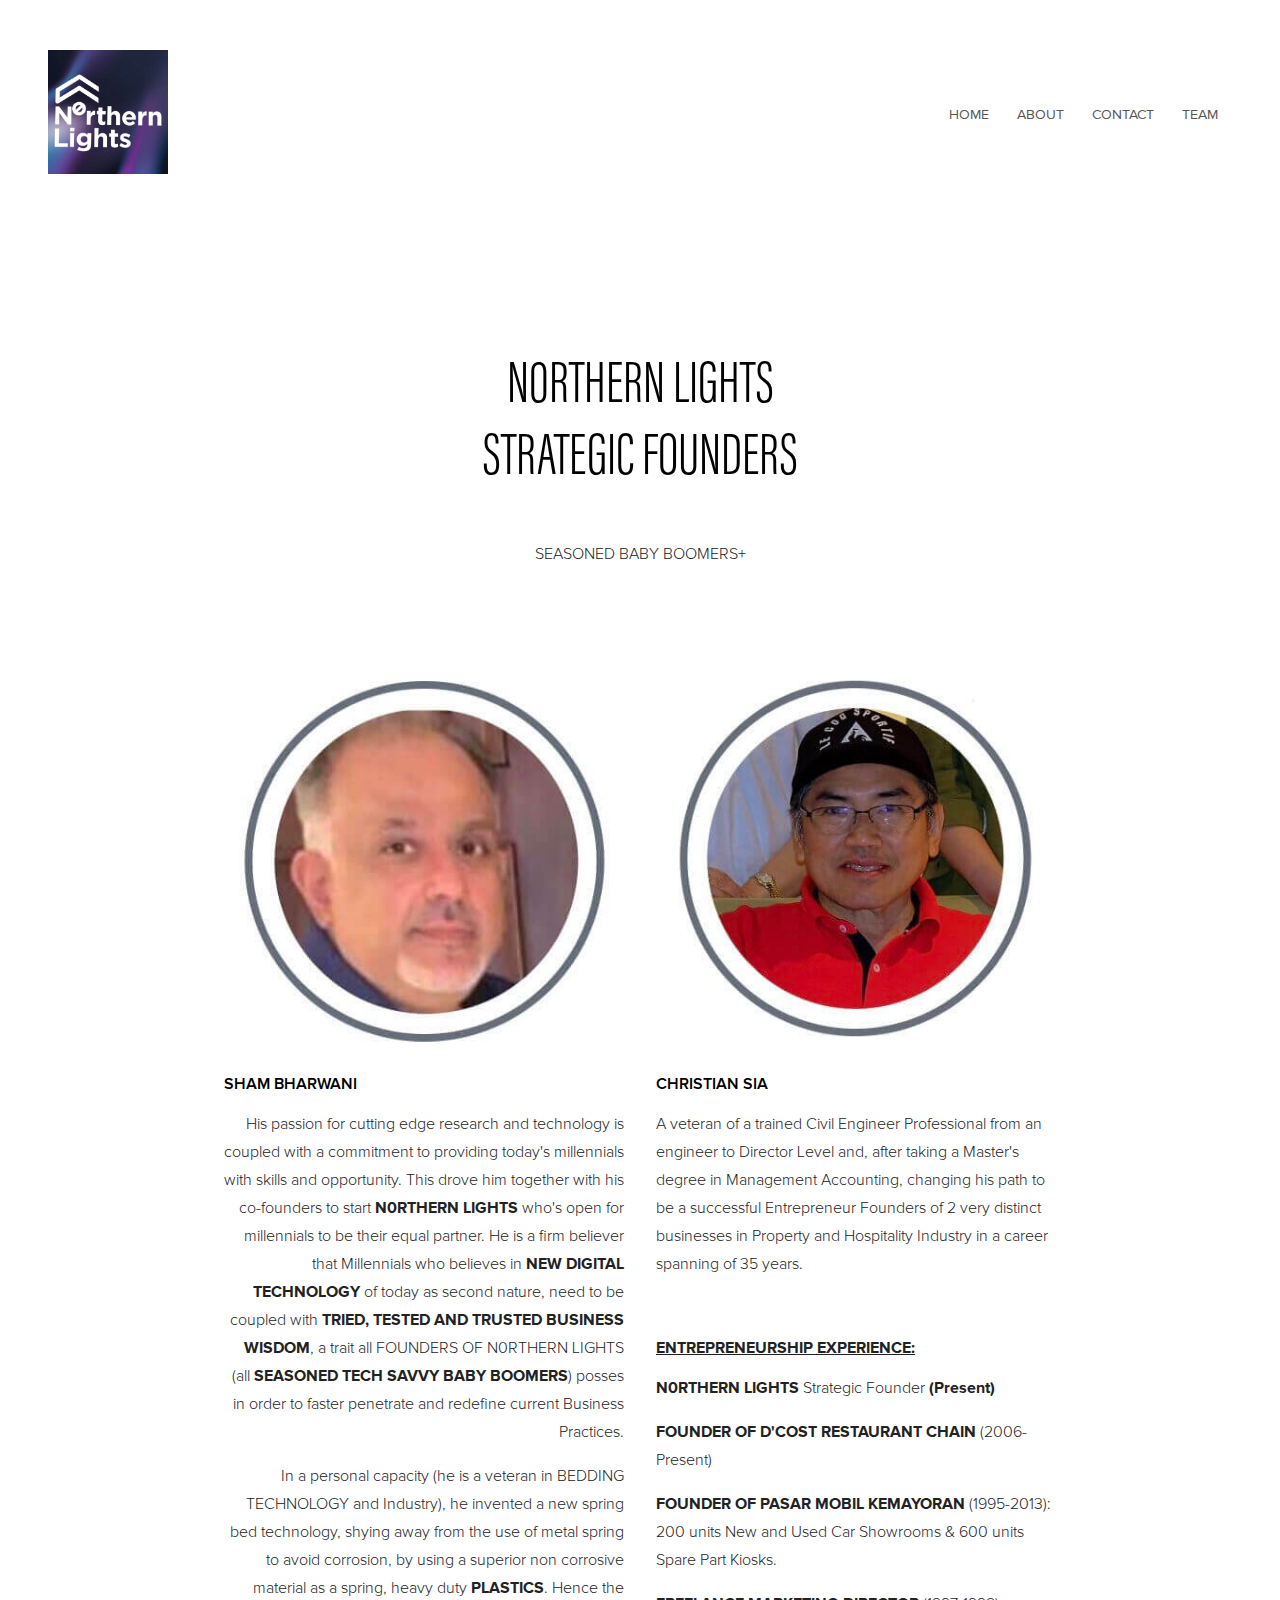
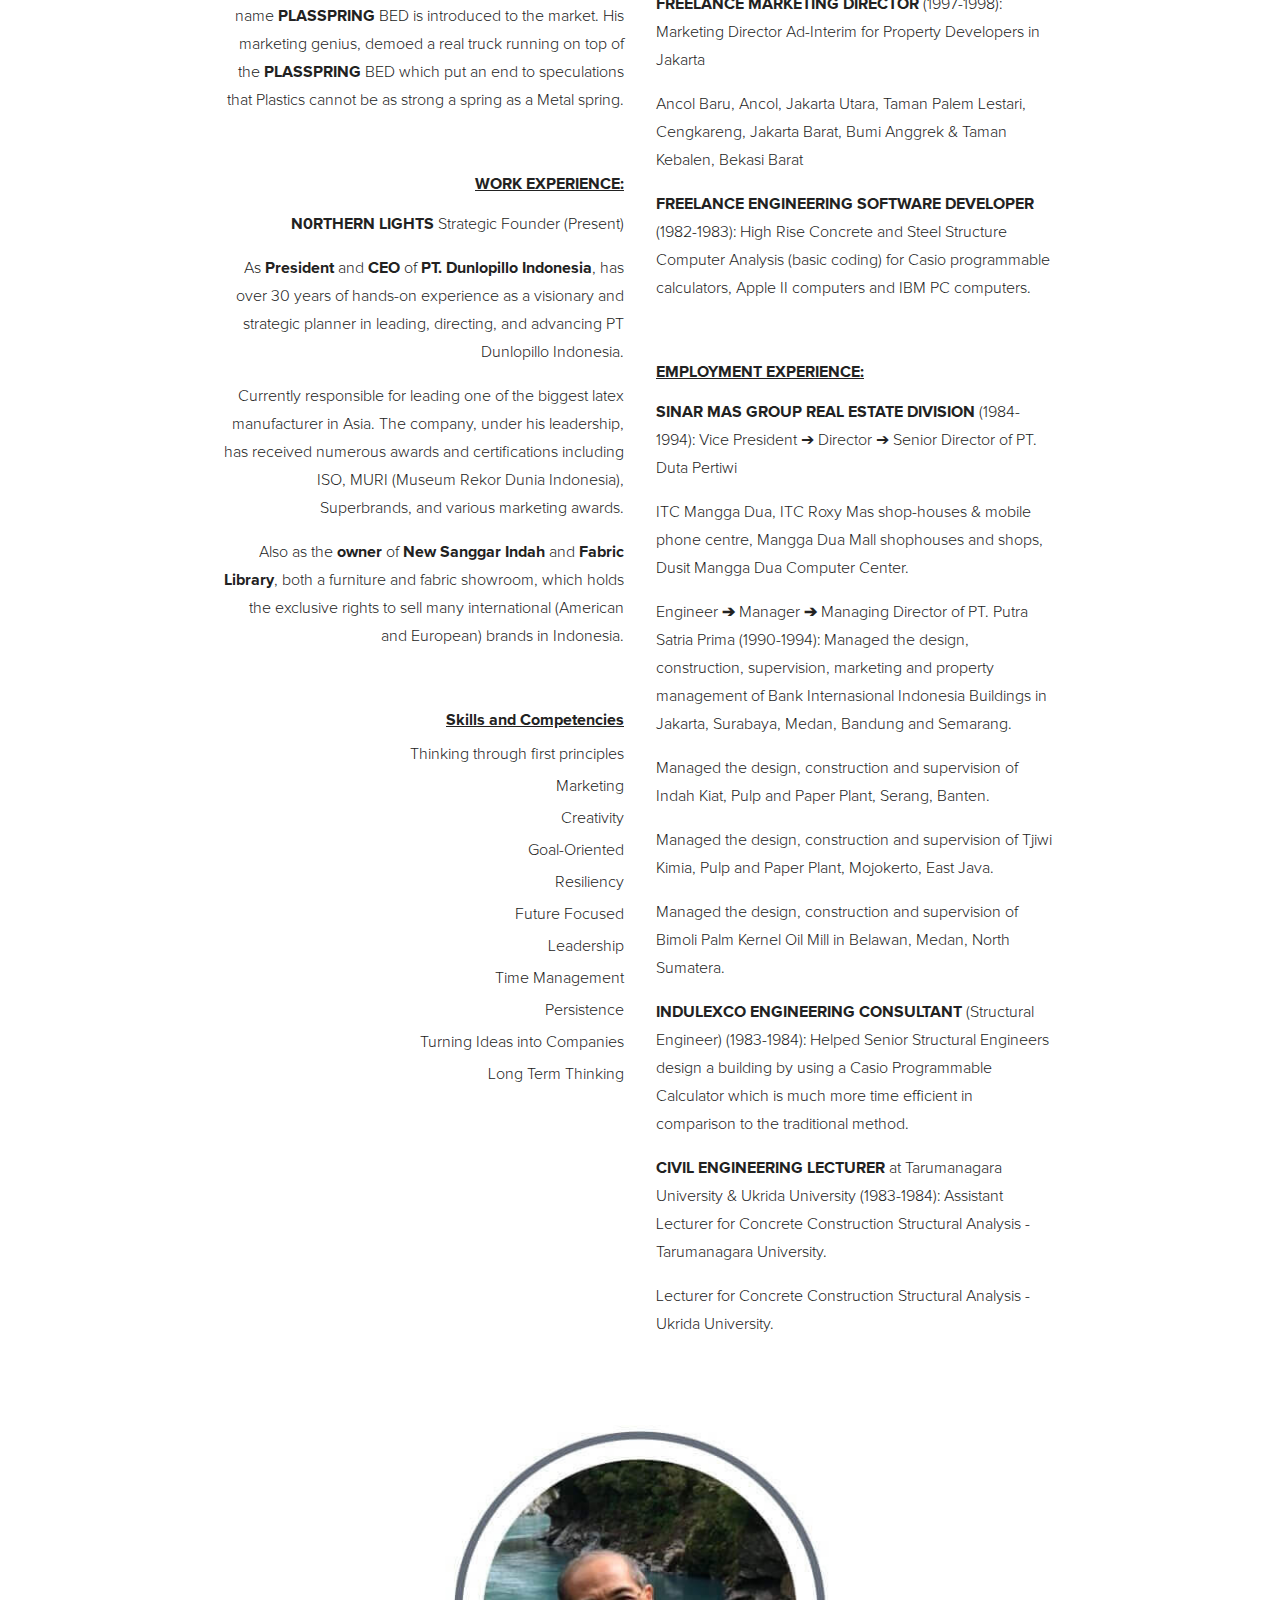
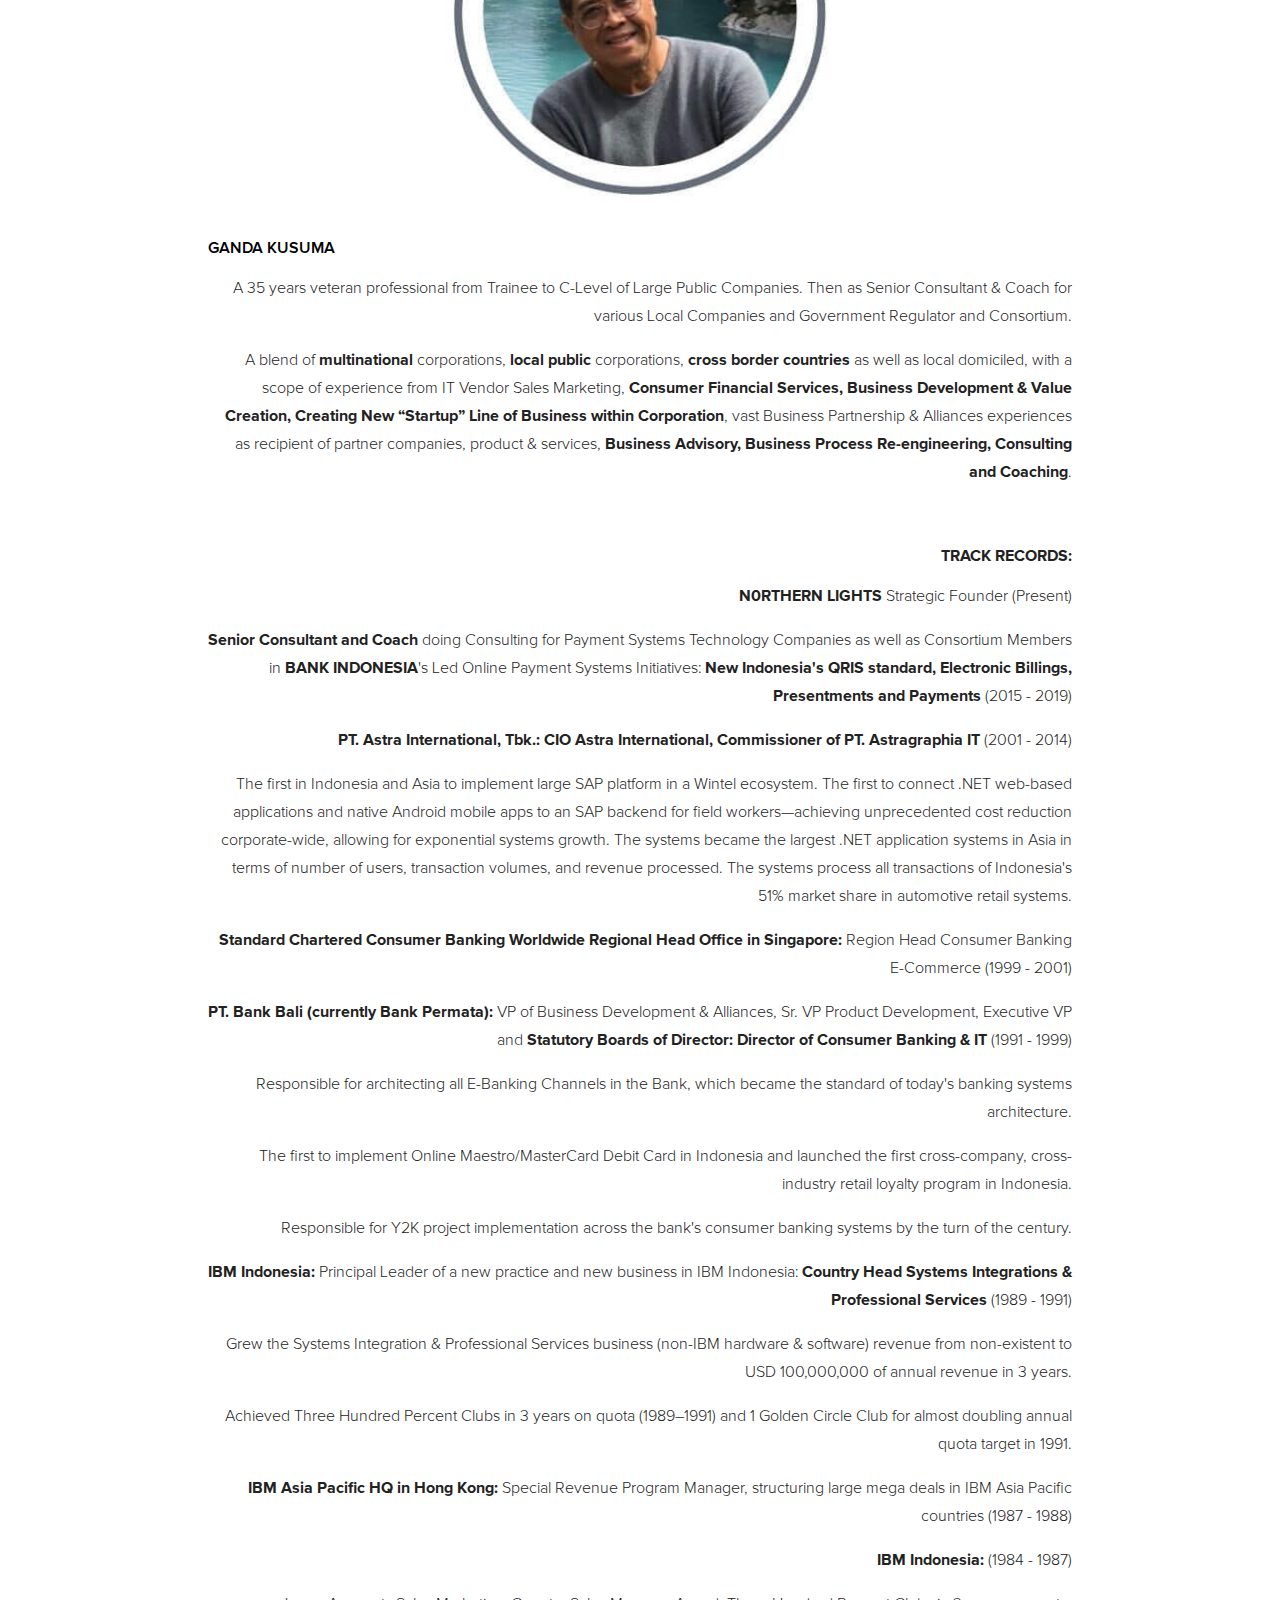
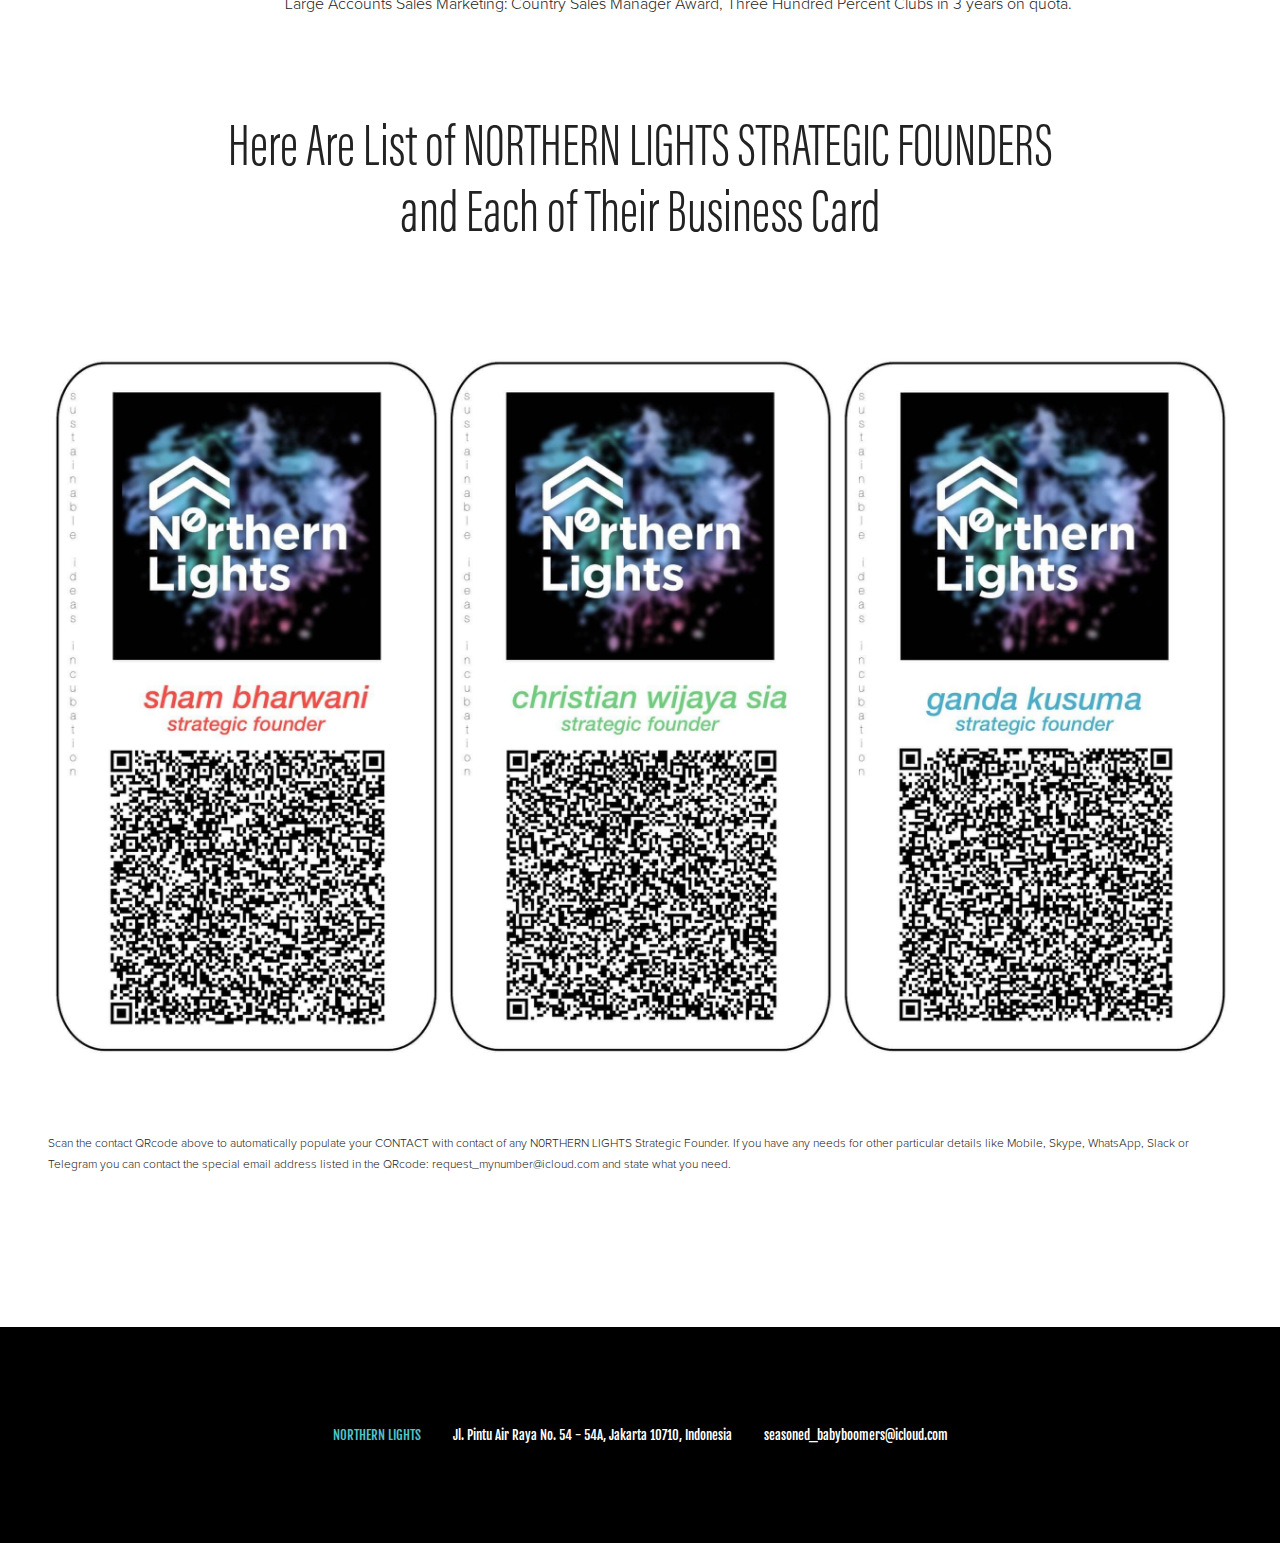
<file: team.html>
<!DOCTYPE html>
<html lang="en">

<head>
    <title>Stop Hiring - Start Partnering | N0RTHERN LIGHTS</title>
    <link rel="icon" href="./image/navbar/logo_brand.jpeg" type="image/x-icon">
    <link rel="stylesheet" href="./css/team.css">
</head>

<body>
    <header id="site-header" class="">
        <a href="./index.html" class="logo" aria-label="N0RTHERN LIGHTS home">
            <img src="./image/navbar/logo_brand.jpeg" width="80" height="82" alt="Logo" loading="lazy">
        </a>
        <button class="nav-toggle" id="open-nav" aria-label="Open navigation" aria-controls="mobile-nav"
            aria-expanded="false">☰</button>
        <nav id="mobile-nav" role="navigation" aria-label="Main menu" class="">
            <button class="nav-close" id="close-nav" aria-label="Close navigation" aria-controls="mobile-nav"
                aria-expanded="true">x</button>
            <a href="./index.html">Home</a>
            <a href="./about.html">About</a>
            <a href="./contact.html">Contact</a>
            <a href="./team.html">Team</a>
        </nav>
    </header>
    <main class="team-main">
        <section class="team-hero">
            <h2>N0RTHERN LIGHTS<br>STRATEGIC FOUNDERS</h2>
            <p>SEASONED BABY BOOMERS+</p>
        </section>
        <section class="founder-row">
            <section id="sham-bharwani" class="founder-profile left">
                <img src="./image/team/img_team_sham.jpeg" alt="Sham Bharwani">
                <h3>SHAM BHARWANI</h3>
                <p>
                    His passion for cutting edge research and technology is coupled with a commitment to providing
                    today's millennials with skills and opportunity. This drove him together with his co-founders to
                    start <strong>N0RTHERN LIGHTS</strong> who's open for millennials to be their equal partner. He is a
                    firm believer that Millennials who believes in <strong>NEW DIGITAL TECHNOLOGY</strong> of today as
                    second nature, need to be coupled with <strong>TRIED, TESTED AND TRUSTED BUSINESS WISDOM</strong>, a
                    trait all FOUNDERS OF N0RTHERN LIGHTS (all <strong>SEASONED TECH SAVVY BABY BOOMERS</strong>) posses
                    in order to faster penetrate and redefine current Business Practices.
                </p>
                <p>
                    In a personal capacity (he is a veteran in BEDDING TECHNOLOGY and Industry), he invented a new
                    spring bed technology, shying away from the use of metal spring to avoid corrosion, by using a
                    superior non corrosive material as a spring, heavy duty <strong>PLASTICS</strong>. Hence the name
                    <strong>PLASSPRING</strong> BED is introduced to the market. His marketing genius, demoed a real
                    truck running on top of the <strong>PLASSPRING</strong> BED which put an end to speculations that
                    Plastics cannot be as strong a spring as a Metal spring.
                </p>
                <br>
                <h4>WORK EXPERIENCE:</h4>
                <p><strong>N0RTHERN LIGHTS</strong> Strategic Founder (Present)</p>
                <p>
                    As <strong>President</strong> and <strong>CEO</strong> of <strong>PT. Dunlopillo Indonesia</strong>,
                    has over 30 years of hands-on experience as a visionary and strategic planner in leading, directing,
                    and advancing PT Dunlopillo Indonesia.
                </p>
                <p>
                    Currently responsible for leading one of the biggest latex manufacturer in Asia. The company, under
                    his leadership, has received numerous awards and certifications including ISO, MURI (Museum Rekor
                    Dunia Indonesia), Superbrands, and various marketing awards.
                </p>
                <p>
                    Also as the <strong>owner</strong> of <strong>New Sanggar Indah</strong> and <strong>Fabric
                        Library</strong>, both a furniture and fabric showroom, which holds the exclusive rights to sell
                    many international (American and European) brands in Indonesia.
                </p>
                <br>
                <h4>Skills and Competencies</h4>
                <ul class="skills">
                    <li>Thinking through first principles</li>
                    <li>Marketing</li>
                    <li>Creativity</li>
                    <li>Goal-Oriented</li>
                    <li>Resiliency</li>
                    <li>Future Focused</li>
                    <li>Leadership</li>
                    <li>Time Management</li>
                    <li>Persistence</li>
                    <li>Turning Ideas into Companies</li>
                    <li>Long Term Thinking</li>
                </ul>
            </section>
            <section id="christian-sia" class="founder-profile right">
                <img src="./image/team/img_team_christian.jpeg" alt="Christian Sia">
                <h3>CHRISTIAN SIA</h3>
                <p>
                    A veteran of a trained Civil Engineer Professional from an engineer to Director Level and, after
                    taking a Master's degree in Management Accounting, changing his path to be a successful Entrepreneur
                    Founders of 2 very distinct businesses in Property and Hospitality Industry in a career spanning of
                    35 years.
                </p>

                <br>

                <h4>ENTREPRENEURSHIP EXPERIENCE:</h4>
                <p><strong>N0RTHERN LIGHTS</strong> Strategic Founder <strong>(Present)</strong></p>
                <p><strong>FOUNDER OF D'COST RESTAURANT CHAIN</strong> (2006-Present)</p>
                <p><strong>FOUNDER OF PASAR MOBIL KEMAYORAN</strong> (1995-2013): 200 units New and Used Car Showrooms
                    &amp; 600 units Spare Part Kiosks.</p>
                <p><strong>FREELANCE MARKETING DIRECTOR</strong> (1997-1998): Marketing Director Ad-Interim for Property
                    Developers in Jakarta</p>
                <p>
                    Ancol Baru, Ancol, Jakarta Utara, Taman Palem Lestari, Cengkareng, Jakarta Barat, Bumi Anggrek &amp;
                    Taman Kebalen, Bekasi Barat
                </p>
                <p>
                    <strong>FREELANCE ENGINEERING SOFTWARE DEVELOPER</strong> (1982-1983): High Rise Concrete and Steel
                    Structure Computer Analysis (basic coding) for Casio programmable calculators, Apple II computers
                    and IBM PC computers.
                </p>

                <br>

                <h4>EMPLOYMENT EXPERIENCE:</h4>
                <p>
                    <strong>SINAR MAS GROUP REAL ESTATE DIVISION</strong> (1984-1994): Vice President ➔ Director ➔
                    Senior Director of PT. Duta Pertiwi
                </p>
                <p>
                    ITC Mangga Dua, ITC Roxy Mas shop-houses &amp; mobile phone centre, Mangga Dua Mall shophouses and
                    shops, Dusit Mangga Dua Computer Center.
                </p>
                <p>
                    Engineer<strong> ➔ </strong>Manager<strong> ➔ </strong>Managing Director of PT. Putra Satria Prima
                    (1990-1994): Managed the design, construction, supervision, marketing and property management of
                    Bank Internasional Indonesia Buildings in Jakarta, Surabaya, Medan, Bandung and Semarang.
                </p>
                <p>
                    Managed the design, construction and supervision of Indah Kiat, Pulp and Paper Plant, Serang,
                    Banten.
                </p>
                <p>
                    Managed the design, construction and supervision of Tjiwi Kimia, Pulp and Paper Plant, Mojokerto,
                    East Java.
                </p>
                <p>
                    Managed the design, construction and supervision of Bimoli Palm Kernel Oil Mill in Belawan, Medan,
                    North Sumatera.
                </p>
                <p>
                    <strong>INDULEXCO ENGINEERING CONSULTANT</strong> (Structural Engineer) (1983-1984): Helped Senior
                    Structural Engineers design a building by using a Casio Programmable Calculator which is much more
                    time efficient in comparison to the traditional method.
                </p>
                <p>
                    <strong>CIVIL ENGINEERING LECTURER</strong> at Tarumanagara University &amp; Ukrida University
                    (1983-1984): Assistant Lecturer for Concrete Construction Structural Analysis - Tarumanagara
                    University.
                </p>
                <p>
                    Lecturer for Concrete Construction Structural Analysis - Ukrida University.
                </p>
            </section>
        </section>
        <section class="founder-single">
            <div class="founder">
                <img src="./image/team/img_team_ganda.jpeg" alt="Ganda Kusuma">
                <h3>GANDA KUSUMA</h3>
                <p>
                    A 35 years veteran professional from Trainee to C-Level of Large Public Companies. Then as Senior
                    Consultant &amp; Coach for various Local Companies and Government Regulator and Consortium.
                </p>
                <p>
                    A blend of <strong>multinational</strong> corporations, <strong>local public</strong> corporations,
                    <strong>cross border countries</strong> as well as local domiciled, with a scope of experience from
                    IT Vendor Sales Marketing, <strong>Consumer Financial Services, Business Development &amp; Value
                        Creation, Creating New “Startup” Line of Business within Corporation</strong>, vast Business
                    Partnership &amp; Alliances experiences as recipient of partner companies, product &amp; services,
                    <strong>Business Advisory, Business Process Re-engineering, Consulting and Coaching</strong>.
                </p>

                <br>

                <h4>TRACK RECORDS:</h4>
                <p><strong>N0RTHERN LIGHTS</strong> Strategic Founder (Present)</p>

                <p>
                    <strong>Senior Consultant and Coach</strong> doing Consulting for Payment Systems Technology
                    Companies as well as Consortium Members in <strong>BANK INDONESIA</strong>'s Led Online Payment
                    Systems Initiatives: <strong>New Indonesia's QRIS standard, Electronic Billings, Presentments and
                        Payments</strong> (2015 - 2019)
                </p>

                <p>
                    <strong>PT. Astra International, Tbk.: CIO Astra International, Commissioner of PT. Astragraphia
                        IT</strong> (2001 - 2014)
                </p>
                <p>
                    The first in Indonesia and Asia to implement large SAP platform in a Wintel ecosystem. The first to
                    connect .NET web-based applications and native Android mobile apps to an SAP backend for field
                    workers—achieving unprecedented cost reduction corporate-wide, allowing for exponential systems
                    growth. The systems became the largest .NET application systems in Asia in terms of number of users,
                    transaction volumes, and revenue processed. The systems process all transactions of Indonesia's 51%
                    market share in automotive retail systems.
                </p>

                <p>
                    <strong>Standard Chartered Consumer Banking Worldwide Regional Head Office in Singapore:</strong>
                    Region Head Consumer Banking E-Commerce (1999 - 2001)
                </p>

                <p>
                    <strong>PT. Bank Bali (currently Bank Permata):</strong> VP of Business Development &amp; Alliances,
                    Sr. VP Product Development, Executive VP and <strong>Statutory Boards of Director: Director of
                        Consumer Banking &amp; IT</strong> (1991 - 1999)
                </p>
                <p>
                    Responsible for architecting all E-Banking Channels in the Bank, which became the standard of
                    today's banking systems architecture.
                </p>
                <p>
                    The first to implement Online Maestro/MasterCard Debit Card in Indonesia and launched the first
                    cross-company, cross-industry retail loyalty program in Indonesia.
                </p>
                <p>
                    Responsible for Y2K project implementation across the bank's consumer banking systems by the turn of
                    the century.
                </p>

                <p>
                    <strong>IBM Indonesia:</strong> Principal Leader of a new practice and new business in IBM
                    Indonesia: <strong>Country Head Systems Integrations &amp; Professional Services</strong> (1989 -
                    1991)
                </p>
                <p>
                    Grew the Systems Integration &amp; Professional Services business (non-IBM hardware &amp; software)
                    revenue from non-existent to USD 100,000,000 of annual revenue in 3 years.
                </p>
                <p>
                    Achieved Three Hundred Percent Clubs in 3 years on quota (1989–1991) and 1 Golden Circle Club for
                    almost doubling annual quota target in 1991.
                </p>

                <p>
                    <strong>IBM Asia Pacific HQ in Hong Kong:</strong> Special Revenue Program Manager, structuring
                    large mega deals in IBM Asia Pacific countries (1987 - 1988)
                </p>

                <p>
                    <strong>IBM Indonesia:</strong> (1984 - 1987)
                </p>
                <p>
                    Large Accounts Sales Marketing: Country Sales Manager Award, Three Hundred Percent Clubs in 3 years
                    on quota.
                </p>
            </div>
        </section>
        <section class="team-card">
            <h2>Here Are List of N0RTHERN LIGHTS STRATEGIC FOUNDERS<br>and Each of Their Business Card</h2>
            <img src="./image/team/img_team_contact.jpeg" alt="Business card QR code">
            <p>Scan the contact QRcode above to automatically populate your CONTACT with contact of any N0RTHERN LIGHTS
                Strategic Founder. If you have any needs for other particular details like Mobile, Skype, WhatsApp,
                Slack or Telegram you can contact the special email address listed in the QRcode:
                request_mynumber@icloud.com and state what you need.</p>
        </section>
    </main>
    <footer id="contact" class="contact-footer">
        <p style="color: #52c2c8;">N0RTHERN LIGHTS</p>
        <p>Jl. Pintu Air Raya No. 54 - 54A, Jakarta 10710, Indonesia</p>
        <p>
            <a
                href="mailto:seasoned_babyboomers@icloud.com?body=I%20have%20read%20the%20concept%20of%20N0RTHERN%20LIGHTS%20PARTNERSHIP%20BUILDING%20BLOCKS%20and%20I%20am%20interested%20to%20be%20a%20BUSINESS%20OPERATORS%2FTECHNOLOGY%2FSEED%20CAPITAL%20PASSIVE%20%20(*delete%20those%20you%20are%20not%20interested%20in)%20FOUNDER.&subject=Attached%20are%20my%20CV%2C%20I%20am%20seeking%20for%20a%20chat%20slot%20with%20N0RTHERN%20LIGHTS%20STRATEGIC%20FOUNDERS">
                seasoned_babyboomers@icloud.com
            </a>
        </p>
    </footer>
    <script>
        const header = document.getElementById('site-header'),
            openNav = document.getElementById('open-nav'),
            closeNav = document.getElementById('close-nav'),
            nav = document.getElementById('mobile-nav');

        openNav.addEventListener('click', () => {
            nav.classList.add('open');
            header.classList.add('nav-open');
        });
        closeNav.addEventListener('click', () => {
            nav.classList.remove('open');
            header.classList.remove('nav-open');
        });
    </script>
</body>

</html>
</file>
<file: css/LP.css>
@font-face {
      font-family: 'ProximaNova';
      src: url('../font/ProximaNova-Light.otf') format('opentype');
      font-weight: 300;
      font-style: normal;
      font-display: swap;
    }

    @font-face {
      font-family: 'ProximaNova';
      src: url('../font/ProximaNova-Regular.ttf') format('opentype');
      font-weight: 400;
      font-style: normal;
      font-display: swap;
    }

    @font-face {
      font-family: 'ProximaNova';
      src: url('../font/ProximaNova-SemiBold.otf') format('opentype');
      font-weight: 600;
      font-style: normal;
      font-display: swap;
    }

    @font-face {
      font-family: 'ProximaNova';
      src: url('../font/ProximaNova-Bold.otf') format('opentype');
      font-weight: 700;
      font-style: normal;
      font-display: swap;
    }
    @font-face {
      font-family: 'ProximaNova';
      src: url('../font/ProximaNova-Black.otf') format('opentype');
      font-weight: 900;
      font-style: normal;
      font-display: swap;
    }

    @font-face {
      font-family: 'Acumin-Pro-ExtraCondensed';
      src: url('../font/Acumin_Pro_ExtraCondensed_Light.otf') format('opentype');
      font-weight: 300;
      font-style: normal;
      font-display: swap;
    }  

    @font-face {
      font-family: 'Acumin-Pro-ExtraCondensed';
      src: url('../font/Acumin_Pro_ExtraCondensed_Regular.otf') format('opentype');
      font-weight: 400;
      font-style: normal;
      font-display: swap;
    }  
    
    @font-face {
      font-family: 'Acumin-Pro-ExtraCondensed';
      src: url('../font/Acumin_Pro_ExtraCondensed_Bold.otf') format('opentype');
      font-weight: 700;
      font-style: normal;
      font-display: swap;
    }

    @font-face {
      font-family: 'FjallaOne';
      src: url('../font/FjallaOne-Regular.ttf') format('opentype');
      font-weight: 400;
      font-style: normal;
      font-display: swap;
    }


* { 
    margin: 0; 
    padding: 0; 
    box-sizing: border-box; 
}

body {
    font-family: 'ProximaNova', sans-serif;
    color: #fff;
    overflow-x: hidden;
}

/* Header */
header {
    position: absolute; 
    top: 0; 
    left: 0; 
    right: 0;
    display: flex; 
    align-items: center; 
    justify-content: space-between;
    padding: 50px 48px 0;
    background: transparent; 
    z-index: 10;
}

.logo img {
    width: 120px; height: 124px;
}

a {
    color: inherit;
    text-decoration: none;
    transition: color 0.2s ease-in-out;
}

a:hover {
    opacity: .5;
}

    nav {
      position: fixed; 
      top: 0; 
      left: -100%;
      width: 100%; 
      height: 100%; 
      background: #000;
      display: flex; 
      flex-direction: column;
      align-items: center; 
      justify-content: center;
      transition: left 0.3s ease-in-out; 
      z-index: 9;
    }
    nav.open { 
        left: 0; 
    }
    .nav-close {
      position: absolute; 
      top: 20px; 
      right: 20px;
      background: none; 
      border: none;
      font-size: 2rem; 
      color: #fff; 
      cursor: pointer;
    }
    nav a {
      font-family: 'ProximaNova', sans-serif;
      font-weight: 400;
      font-size: 14px;
      padding: 14px; 
      color: #fff;
      text-transform: uppercase;
    }
    header.nav-open .nav-toggle { 
        display: none; 
    }

/* Header */

/* Isi */

.hero {
    position: relative;
    height: 100vh;
    display: flex;
    flex-direction: column;
    justify-content: center;
    align-items: center;
    text-align: center;
    padding: 0 1rem;
    overflow: hidden;
}
.hero img.bg-hero {
    position: absolute;
    top: 0;
    left: 0;
    width: 100%;
    height: 100%;
    object-fit: cover;
    z-index: -1;
}

.hero h1{
    margin-top: 60px;
    margin-bottom: 49.8px;
    font-size: 60px;
    font-family: 'Acumin-Pro-ExtraCondensed', sans-serif;
    font-weight: 300;
    color: #fff;
}

.hero p{
    margin-top: 16px;
    font-family: 'ProximaNova', sans-serif;
    font-size: 16px;
    font-weight: 700;
    color: #fff;
}

.details-button{
    border: none;
    margin-top: 34px;
    font-family: 'ProximaNova', sans-serif;
    font-size: 15px;
    font-weight: 600;
    background: #000;
    color: #fff;
    padding: 21px 34px;
    text-transform: uppercase;
}

.isi {
    display: flex;
    flex-direction: column;
    background: #fff;
    color: #000;
    padding: 120px 17px;
    text-align: center;
}

.isi h2{
    align-self: center;
    max-width: 55%;
    text-align: center;
    font-size: 60px;
    margin-bottom: 34px;
    font-family: 'Acumin-Pro-ExtraCondensed', sans-serif;
}

.isi img{
    width: 55%;
    height: auto;
    display: block;
    margin: 0 auto 6rem;
}

.isi p{
    margin: 16px 0;
    font-family: 'ProximaNova', sans-serif;
    font-size: 16px;
    font-weight: 400;
    display: inline-block;
    text-align: center;
    line-height: 1.8;
    color: #222;
}

/* Isi */

/* Footer */
.contact-footer{
    display: flex;
    flex-direction: row;
    background: #000;
    color: #fff;
    padding: 100px 50px;
    justify-content: center;
    align-items: center;
}
.contact-footer p {
    display: inline;
    margin: 0 1rem;
    font-size: 13px;
    font-family: "fjallaOne", sans-serif;
    font-weight: 400;
    text-align: center;
}
/* Footer */

@media (min-width: 768px) {
    .nav-toggle { 
        display: none; 
    }
    nav {
        position: static; 
        transform: none; 
        height: auto;
        background: transparent; 
        flex-direction: row;
        justify-content: flex-end; 
        padding: 0; 
        left: 0;
    }
    .nav-close { 
        display: none; 
    }
}

@media (max-width: 767px) {
    header {
        position: fixed; 
        margin: 0; 
        padding: 10px 20px; 
        background: #fff;
    }
    .logo img { 
        width: 80px; 
        height: 82px; 
    }

    .nav-toggle {
        display: block; 
        background: #fff; 
        border: none;
        padding: 8px; 
        border-radius: 4px;
        font-size: 24px; 
        color: #222; 
        cursor: pointer; 
        z-index: 11;
    }

    .hero h1 { 
        font-size: 28px; 
        margin-bottom: 23.2px;
    }

    .isi img {
        width: 100%;
    }

    .isi h2 { 
        max-width: 80%;
        font-size: 32px;
    }

    .contact-footer {
        flex-direction: column;
    }

    .contact-footer p {
        margin-bottom: 16px;
    }
}
</file>
<file: css/about.css>
@font-face {
      font-family: 'ProximaNova';
      src: url('../font/ProximaNova-Light.otf') format('opentype');
      font-weight: 300;
      font-style: normal;
      font-display: swap;
    }

    @font-face {
      font-family: 'ProximaNova';
      src: url('../font/ProximaNova-Regular.ttf') format('opentype');
      font-weight: 400;
      font-style: normal;
      font-display: swap;
    }

    @font-face {
      font-family: 'ProximaNova';
      src: url('../font/ProximaNova-SemiBold.otf') format('opentype');
      font-weight: 600;
      font-style: normal;
      font-display: swap;
    }

    @font-face {
      font-family: 'ProximaNova';
      src: url('../font/ProximaNova-Bold.otf') format('opentype');
      font-weight: 700;
      font-style: normal;
      font-display: swap;
    }
    @font-face {
      font-family: 'ProximaNova';
      src: url('../font/ProximaNova-Black.otf') format('opentype');
      font-weight: 900;
      font-style: normal;
      font-display: swap;
    }

    @font-face {
      font-family: 'Acumin-Pro-ExtraCondensed';
      src: url('../font/Acumin_Pro_ExtraCondensed_Light.otf') format('opentype');
      font-weight: 300;
      font-style: normal;
      font-display: swap;
    }  

    @font-face {
      font-family: 'Acumin-Pro-ExtraCondensed';
      src: url('../font/Acumin_Pro_ExtraCondensed_Regular.otf') format('opentype');
      font-weight: 400;
      font-style: normal;
      font-display: swap;
    }  
    
    @font-face {
      font-family: 'Acumin-Pro-ExtraCondensed';
      src: url('../font/Acumin_Pro_ExtraCondensed_Bold.otf') format('opentype');
      font-weight: 700;
      font-style: normal;
      font-display: swap;
    }

    @font-face {
      font-family: 'FjallaOne';
      src: url('../font/FjallaOne-Regular.ttf') format('opentype');
      font-weight: 400;
      font-style: normal;
      font-display: swap;
    }

* {
    margin: 0;
    padding: 0;
    box-sizing: border-box;
}

body {
    font-family: 'ProximaNova', sans-serif;
    color: #fff;
    overflow-x: hidden;
}


/* Header */
header {
    position: absolute; 
    top: 0; 
    left: 0; 
    right: 0;
    display: flex; 
    align-items: center; 
    justify-content: space-between;
    padding: 50px 48px 0;
    background: transparent; 
    z-index: 10;
}

.logo img {
    width: 120px; height: 124px;
}

a {
    color: inherit;
    text-decoration: none;
    transition: color 0.2s ease-in-out;
}

a:hover {
    opacity: .5;
}

    nav {
      position: fixed; 
      top: 0; 
      left: -100%;
      width: 100%; 
      height: 100%; 
      background: #000;
      display: flex; 
      flex-direction: column;
      align-items: center; 
      justify-content: center;
      transition: left 0.3s ease-in-out; 
      z-index: 9;
    }
    nav.open { 
        left: 0; 
    }
    .nav-close {
      position: absolute; 
      top: 20px; 
      right: 20px;
      background: none; 
      border: none;
      font-size: 2rem; 
      color: #fff; 
      cursor: pointer;
    }
    nav a {
      font-family: 'ProximaNova', sans-serif;
      font-weight: 400;
      font-size: 14px;
      padding: 14px; 
      color: #fff;
      text-transform: uppercase;
    }
    header.nav-open .nav-toggle { 
        display: none; 
    }

/* Header */

/* Isi */
.image-about {
    background-color: #ffffff;
    margin-top: 200px;
    padding: 120px 48px;
    color: #222;
}

.full-image img {
    width: 100%;
    height: auto;
    display: block;
}

.about-headings {
    text-align: center;
    padding: 2rem 0;
    margin: 6rem 10rem 0 10rem;
}

.about-headings h1 {
    font-family: 'Acumin-Pro-ExtraCondensed', sans-serif;
    font-size: 115px;
    font-weight: 300;
    margin-bottom: 2rem;
    letter-spacing: 0;
}
.about-headings h2 {
    font-family: 'Acumin-Pro-ExtraCondensed', sans-serif;
    font-size: 62px;
    font-weight: 300;
    margin-bottom: 50px;
}
.about-headings h3 {
    font-size: 16px;
    font-weight: 300;
    margin-bottom: 16px;
}
.about-headings strong {
    font-weight: bold;
}

.about-headings h2.do-not {
    margin-top: 50px;
}

.founder-sections {
    display: flex;
    flex-wrap: wrap;
    margin: 80px 10rem 0 10rem;
    gap: 60px;
    color: #222;
}

.founder-section {
    flex: 1 1 50%;
    padding: 1rem;
    box-sizing: border-box;
}

.founder-section a {
    color: #b3b3b3; 
    border-bottom-width: 1; 
    border-bottom-style: solid;
    border-bottom-color: rgba(179, 179, 179, 0.3);
}

.founder-section.left {
    flex: 6;
    text-align: left;
}


.founder-section.right .spacer {
    height: 120px;
}

.founder-sections h3 {
    font-family: 'ProximaNova', sans-serif;
    font-size: 16px;
    font-weight: 600;
    margin-top: 1.5rem;
    margin-bottom: 16px;
}
.founder-sections p {
    font-size: 16px;
    font-weight: 300;
    line-height: 28px;
    margin: 1rem 0;
}

.founder-section strong {
    font-weight: bold;
}
.founder-sections .right {
    flex: 4;
    text-align: right;
}
.founder-sections .right .spacer {
    height: 120px;
}

.call-to-action {
    text-align: center;
    padding: 2rem 0;
}

.call-to-action p {
    color: #222;
    font-size: 16px;
    font-weight: 300;
    margin: 16px 0;
}
.call-to-action a {
    color: #b3b3b3;
    border-bottom-style: solid;
    border-bottom-color: rgba (179, 179, 179, 0.3);
}
/* Isi */

/* Footer */
.contact-footer{
    display: flex;
    flex-direction: row;
    background: #000;
    color: #fff;
    padding: 100px 50px;
    justify-content: center;
    align-items: center;
}
.contact-footer p {
    display: inline;
    margin: 0 1rem;
    font-size: 13px;
    font-family: "fjallaOne", sans-serif;
    font-weight: 400;
    text-align: center;
}
/* Footer */

@media (min-width: 768px) {
    .nav-toggle { 
        display: none; 
    }
    nav {
        position: static; 
        transform: none; 
        height: auto;
        background: transparent; 
        flex-direction: row;
        justify-content: flex-end; 
        padding: 0; 
        left: 0;
    }
    .nav-close { 
        display: none; 
    }
        nav a {
        color: #555;
    }
    
}

@media (max-width: 767px) {
    header {
        position: fixed; 
        margin: 0; 
        padding: 10px 20px; 
        background: #fff;
        border-bottom: #000 solid 1px;
    }
    .logo img { 
        width: 80px; 
        height: 82px; 
    }

    .nav-toggle {
        display: block; 
        background: #fff; 
        border: none;
        padding: 8px; 
        border-radius: 4px;
        font-size: 24px; 
        color: #222; 
        cursor: pointer; 
        z-index: 11;
    }

    .hero h1 { 
        font-size: 28px; 
        margin-bottom: 23.2px;
    }

    .image-about {
        margin-top: 120px;
        padding: 60px 20px;
    }
    .about-headings {
        margin: 4rem 0 0 0;
        padding-bottom: 0;
    }

    .about-headings h1 {
        font-size: 32px;
    }

    .about-headings h2 {
        font-size: 28px;
        margin-bottom: 24px;
    }
    .about-headings h3 {
        font-size: 16px;
        font-weight: 300;
        margin-bottom: 16px;
    }

    .about-headings h2.do-not {
        margin-top: 24px;
    }

    .founder-sections {
        flex-direction: column;
        margin: 0;
        gap: 0;
    }
    .founder-sections .left {
        text-align: left;
    }

    .founder-sections .right .spacer {
        height: 0;
    }

    .contact-footer {
        flex-direction: column;
    }

    .contact-footer p {
        margin-bottom: 16px;
    }
}
</file>
<file: css/contact.css>
@font-face {
      font-family: 'ProximaNova';
      src: url('../font/ProximaNova-Light.otf') format('opentype');
      font-weight: 300;
      font-style: normal;
      font-display: swap;
    }

    @font-face {
      font-family: 'ProximaNova';
      src: url('../font/ProximaNova-Regular.ttf') format('opentype');
      font-weight: 400;
      font-style: normal;
      font-display: swap;
    }

    @font-face {
      font-family: 'ProximaNova';
      src: url('../font/ProximaNova-SemiBold.otf') format('opentype');
      font-weight: 600;
      font-style: normal;
      font-display: swap;
    }

    @font-face {
      font-family: 'ProximaNova';
      src: url('../font/ProximaNova-Bold.otf') format('opentype');
      font-weight: 700;
      font-style: normal;
      font-display: swap;
    }
    @font-face {
      font-family: 'ProximaNova';
      src: url('../font/ProximaNova-Black.otf') format('opentype');
      font-weight: 900;
      font-style: normal;
      font-display: swap;
    }

    @font-face {
      font-family: 'Acumin-Pro-ExtraCondensed';
      src: url('../font/Acumin_Pro_ExtraCondensed_Light.otf') format('opentype');
      font-weight: 300;
      font-style: normal;
      font-display: swap;
    }  

    @font-face {
      font-family: 'Acumin-Pro-ExtraCondensed';
      src: url('../font/Acumin_Pro_ExtraCondensed_Regular.otf') format('opentype');
      font-weight: 400;
      font-style: normal;
      font-display: swap;
    }  
    
    @font-face {
      font-family: 'Acumin-Pro-ExtraCondensed';
      src: url('../font/Acumin_Pro_ExtraCondensed_Bold.otf') format('opentype');
      font-weight: 700;
      font-style: normal;
      font-display: swap;
    }

    @font-face {
      font-family: 'FjallaOne';
      src: url('../font/FjallaOne-Regular.ttf') format('opentype');
      font-weight: 400;
      font-style: normal;
      font-display: swap;
    }

* { 
    margin: 0; 
    padding: 0; 
    box-sizing: border-box; 
}

body {
    font-family: 'ProximaNova', sans-serif;
    color: #fff;
    overflow-x: hidden;
}
/* Header */
header {
    position: absolute; 
    top: 0; 
    left: 0; 
    right: 0;
    display: flex; 
    align-items: center; 
    justify-content: space-between;
    padding: 50px 48px 0;
    background: transparent; 
    z-index: 10;
}

.logo img {
    width: 120px; height: 124px;
}

a {
    color: inherit;
    text-decoration: none;
    transition: color 0.2s ease-in-out;
}

a:hover {
    opacity: .5;
}

    nav {
      position: fixed; 
      top: 0; 
      left: -100%;
      width: 100%; 
      height: 100%; 
      background: #000;
      display: flex; 
      flex-direction: column;
      align-items: center; 
      justify-content: center;
      transition: left 0.3s ease-in-out; 
      z-index: 9;
    }
    nav.open { 
        left: 0; 
    }
    .nav-close {
      position: absolute; 
      top: 20px; 
      right: 20px;
      background: none; 
      border: none;
      font-size: 2rem; 
      color: #fff; 
      cursor: pointer;
    }
    nav a {
      font-family: 'ProximaNova', sans-serif;
      font-weight: 400;
      font-size: 14px;
      padding: 14px; 
      color: #fff;
      text-transform: uppercase;
    }
    header.nav-open .nav-toggle { 
        display: none; 
    }

/* Header */

/* Isi */
.contact-main {
    background-color: #fff;
    margin-top: 200px;
    padding: 120px 48px;
    color: #000;
}
.contact-intro {
    text-align: center;
    margin: 0 10rem 0 10rem;
}

.contact-intro a {
    color: #b3b3b3;
    border-bottom-style: solid;
    border-bottom-color: rgba (179, 179, 179, 0.3);
}
.contact-intro h2 {
    font-family: 'Acumin-Pro-ExtraCondensed', sans-serif;
    font-size: 62px;
    font-weight: 300;
    margin-bottom: 34px;
}

.contact-intro strong {
    font-weight: bold;
}

.contact-intro p {
    font-size: 16px;
    margin: 16px 0;
    font-weight: 300;
    line-height: 1.8em;
}

.founder-section h2, .contact-location h2 {
    font-size: 60px;
    font-weight: 300;
    margin-bottom: 50px;
}

h1, h2 {
    font-family: 'Acumin-Pro-ExtraCondensed', sans-serif;
    font-weight: 700;
}

.founder-section p, .contact-location p {
    font-size: 16px;
    font-weight: 300;
    margin: 16px 0;
}

.two-col {
    display: flex;
    flex-wrap: wrap;
    margin: 0 10rem 0 10rem;

}

.contact-qr-cta .left-col img{
    width: 100%;
    height: auto;
    display: block;
}

.left-col, .right-col {
    box-sizing: border-box;
    flex: 1 1 50%;
    padding: 1rem;
}
.contact-qr-cta .right-col .partner-title {
    font-family: 'Arial', sans-serif;
    font-size: 62px;
    font-weight: 700;
    line-height: 1.1em;
    margin-top: 100px;
}
.contact-qr-cta .right-col p {
    margin: 22px 0;
    font-family: 'Arial', sans-serif;
    font-size: 22px;
    color: #000;
}

.contact-location {
    margin-top: 100px;
}
/* Isi */

/* Footer */
.contact-footer{
    display: flex;
    flex-direction: row;
    background: #000;
    color: #fff;
    padding: 100px 50px;
    justify-content: center;
    align-items: center;
}
.contact-footer p {
    display: inline;
    margin: 0 1rem;
    font-size: 13px;
    font-family: "fjallaOne", sans-serif;
    font-weight: 400;
    text-align: center;
}
/* Footer */

@media (min-width: 768px) {
    .nav-toggle { 
        display: none; 
    }
    nav {
        position: static; 
        transform: none; 
        height: auto;
        background: transparent; 
        flex-direction: row;
        justify-content: flex-end; 
        padding: 0; 
        left: 0;
    }
    .nav-close { 
        display: none; 
    }
        nav a {
        color: #555;
    }
    
}

@media (max-width: 767px) {
    header {
        position: fixed; 
        margin: 0; 
        padding: 10px 20px; 
        background: #fff;
        border-bottom: #000 solid 1px;
    }
    .logo img { 
        width: 80px; 
        height: 82px; 
    }

    .nav-toggle {
        display: block; 
        background: #fff; 
        border: none;
        padding: 8px; 
        border-radius: 4px;
        font-size: 24px; 
        color: #222; 
        cursor: pointer; 
        z-index: 11;
    }

    .contact-main {
        margin-top: 60px;
        padding: 60px 20px;
    }

    .contact-intro {
        margin: 4rem 0 0 0;
        padding-bottom: 0;
    }

    .contact-intro h2 {
        font-size: 28px;
        margin-bottom: 24px;
    }

    .two-col {
        margin: 4rem 2rem 0 2rem;
    }

    .left-col, .right-col {
        flex: 1 1 100%;
    }

    .contact-qr-cta .right-col .partner-title {
        margin-top: 0px;
        font-size: 38px;
    }

    .contact-qr-cta .right-col p {
        font-size: 14px;
    }

    .founder-section h2, .contact-location h2 {
        font-size: 28px;
        margin-bottom: 24px;
    }

    .contact-footer {
        flex-direction: column;
    }

    .contact-footer p {
        margin-bottom: 16px;
    }
}
</file>
<file: css/details.css>
@font-face {
      font-family: 'ProximaNova';
      src: url('../font/ProximaNova-Light.otf') format('opentype');
      font-weight: 300;
      font-style: normal;
      font-display: swap;
    }

    @font-face {
      font-family: 'ProximaNova';
      src: url('../font/ProximaNova-Regular.ttf') format('opentype');
      font-weight: 400;
      font-style: normal;
      font-display: swap;
    }

    @font-face {
      font-family: 'ProximaNova';
      src: url('../font/ProximaNova-SemiBold.otf') format('opentype');
      font-weight: 600;
      font-style: normal;
      font-display: swap;
    }

    @font-face {
      font-family: 'ProximaNova';
      src: url('../font/ProximaNova-Bold.otf') format('opentype');
      font-weight: 700;
      font-style: normal;
      font-display: swap;
    }
    @font-face {
      font-family: 'ProximaNova';
      src: url('../font/ProximaNova-Black.otf') format('opentype');
      font-weight: 900;
      font-style: normal;
      font-display: swap;
    }

    @font-face {
      font-family: 'Acumin-Pro-ExtraCondensed';
      src: url('../font/Acumin_Pro_ExtraCondensed_Light.otf') format('opentype');
      font-weight: 300;
      font-style: normal;
      font-display: swap;
    }  

    @font-face {
      font-family: 'Acumin-Pro-ExtraCondensed';
      src: url('../font/Acumin_Pro_ExtraCondensed_Regular.otf') format('opentype');
      font-weight: 400;
      font-style: normal;
      font-display: swap;
    }  
    
    @font-face {
      font-family: 'Acumin-Pro-ExtraCondensed';
      src: url('../font/Acumin_Pro_ExtraCondensed_Bold.otf') format('opentype');
      font-weight: 700;
      font-style: normal;
      font-display: swap;
    }

    @font-face {
      font-family: 'FjallaOne';
      src: url('../font/FjallaOne-Regular.ttf') format('opentype');
      font-weight: 400;
      font-style: normal;
      font-display: swap;
    }

* { 
    margin: 0; 
    padding: 0; 
    box-sizing: border-box; 
}

body {
    font-family: 'ProximaNova', sans-serif;
    color: #fff;
    overflow-x: hidden;
}
/* Header */
header {
    position: absolute; 
    top: 0; 
    left: 0; 
    right: 0;
    display: flex; 
    align-items: center; 
    justify-content: space-between;
    padding: 50px 48px 0;
    background: transparent; 
    z-index: 10;
}

.logo img {
    width: 120px; height: 124px;
}

a {
    color: inherit;
    text-decoration: none;
    transition: color 0.2s ease-in-out;
}

a:hover {
    opacity: .5;
}

    nav {
      position: fixed; 
      top: 0; 
      left: -100%;
      width: 100%; 
      height: 100%; 
      background: #000;
      display: flex; 
      flex-direction: column;
      align-items: center; 
      justify-content: center;
      transition: left 0.3s ease-in-out; 
      z-index: 9;
    }
    nav.open { 
        left: 0; 
    }
    .nav-close {
      position: absolute; 
      top: 20px; 
      right: 20px;
      background: none; 
      border: none;
      font-size: 2rem; 
      color: #fff; 
      cursor: pointer;
    }
    nav a {
      font-family: 'ProximaNova', sans-serif;
      font-weight: 400;
      font-size: 14px;
      padding: 14px; 
      color: #fff;
      text-transform: uppercase;
    }
    header.nav-open .nav-toggle { 
        display: none; 
    }

/* Header */

/* Isi */
.details-main {
    background-color: #fff;
    margin-top: 200px;
    padding: 120px 48px;
    color: #222;
}

.details-hero {
    text-align: center;
    margin: 32px 10rem;
    color: #000;
}

.details-section strong {
    font-weight: 700;
}

.details-hero h3 {
    font-size: 16px;
    font-weight: 600;
    line-height: 24px;
    margin-bottom: 16px;
}
.details-hero h2 {
    font-family: 'Acumin-Pro-ExtraCondensed', sans-serif;
    font-size: 60px;
    font-weight: 300;
    line-height: 66px;
    margin-bottom: 50px;
}

.details-section p {
    font-size: 16px;
    font-weight: 300;
    line-height: 28px;
    margin: 16px 0;
}

.details-section h2 {
    font-family: 'Acumin-Pro-ExtraCondensed', sans-serif;
    font-size: 60px;
    font-weight: 300;
    line-height: 66px;
    margin-bottom: 50px;
}

.details-image {
    text-align: center;
    margin: 16px 0;
}

.details-image img {
    width: 100%;
    height: auto;
    display: inline-block;
}

.details-image figcaption {
    text-align: left;
    font-size: 12px;
    font-weight: 300;
    color: #222;
}

.spacer {
    height: 50px;
}

.details-section {
    text-align: center;
    margin: 50px 10rem 0 10rem;
}

.details-section h2 {
    font-family: 'Acumin-Pro-ExtraCondensed', sans-serif;
    font-size: 60px;
    font-weight: 300;
    line-height: 66px;
    margin-bottom: 50px;
}

.details-section p {
    font-size: 16px;
    font-weight: 300;
    line-height: 28px;
    margin: 16px 0;
}

.details-cta {
    text-align: center;
    padding: 24px 0;
}

.details-cta p {
    font-size: 16px;
    font-weight: 300;
    line-height: 28px;
    margin: 16px 0;
}

.details-cta a {
    color: #b3b3b3;
    border-bottom-width: 1;
    border-bottom-style: solid;
    border-bottom-color: rgba(179, 179, 179, 0.3);
}
/* Isi */


/* Footer */
.contact-footer{
    display: flex;
    flex-direction: row;
    background: #000;
    color: #fff;
    padding: 100px 50px;
    justify-content: center;
    align-items: center;
}
.contact-footer p {
    display: inline;
    margin: 0 1rem;
    font-size: 13px;
    font-family: "fjallaOne", sans-serif;
    font-weight: 400;
    text-align: center;
}
/* Footer */

@media (min-width: 768px) {
    .nav-toggle { 
        display: none; 
    }
    nav {
        position: static; 
        transform: none; 
        height: auto;
        background: transparent; 
        flex-direction: row;
        justify-content: flex-end; 
        padding: 0; 
        left: 0;
    }
    .nav-close { 
        display: none; 
    }
        nav a {
        color: #555;
    }
    
}

@media (max-width: 767px) {
    header {
        position: fixed; 
        margin: 0; 
        padding: 10px 20px; 
        background: #fff;
        border-bottom: #000 solid 1px;

    }
    .logo img { 
        width: 80px; 
        height: 82px; 
    }

    .nav-toggle {
        display: block; 
        background: #fff; 
        border: none;
        padding: 8px; 
        border-radius: 4px;
        font-size: 24px; 
        color: #222; 
        cursor: pointer; 
        z-index: 11;
    }

    .details-main {
        margin-top: 120px;
        padding: 60px 20px;
    }

    .details-section {
        margin: 2rem 0 0 0;
    }

    .details-hero {
        margin: 4rem 0 0 0;
    }

    .details-hero h2 {
        font-size: 28px;
        line-height: 32px;
        margin-bottom: 0;
    }

    .details-section {
        margin: 2rem 0 0 0;
    }

    .details-section h2 {
        font-size: 28px;
        line-height: 32px;
        margin: 24px 0;
    }

    .contact-footer {
        flex-direction: column;
    }

    .contact-footer p {
        margin-bottom: 16px;
    }
}
</file>
<file: css/team.css>
@font-face {
      font-family: 'ProximaNova';
      src: url('../font/ProximaNova-Light.otf') format('opentype');
      font-weight: 300;
      font-style: normal;
      font-display: swap;
    }

    @font-face {
      font-family: 'ProximaNova';
      src: url('../font/ProximaNova-Regular.ttf') format('opentype');
      font-weight: 400;
      font-style: normal;
      font-display: swap;
    }

    @font-face {
      font-family: 'ProximaNova';
      src: url('../font/ProximaNova-SemiBold.otf') format('opentype');
      font-weight: 600;
      font-style: normal;
      font-display: swap;
    }

    @font-face {
      font-family: 'ProximaNova';
      src: url('../font/ProximaNova-Bold.otf') format('opentype');
      font-weight: 700;
      font-style: normal;
      font-display: swap;
    }
    @font-face {
      font-family: 'ProximaNova';
      src: url('../font/ProximaNova-Black.otf') format('opentype');
      font-weight: 900;
      font-style: normal;
      font-display: swap;
    }

    @font-face {
      font-family: 'Acumin-Pro-ExtraCondensed';
      src: url('../font/Acumin_Pro_ExtraCondensed_Light.otf') format('opentype');
      font-weight: 300;
      font-style: normal;
      font-display: swap;
    }  

    @font-face {
      font-family: 'Acumin-Pro-ExtraCondensed';
      src: url('../font/Acumin_Pro_ExtraCondensed_Regular.otf') format('opentype');
      font-weight: 400;
      font-style: normal;
      font-display: swap;
    }  
    
    @font-face {
      font-family: 'Acumin-Pro-ExtraCondensed';
      src: url('../font/Acumin_Pro_ExtraCondensed_Bold.otf') format('opentype');
      font-weight: 700;
      font-style: normal;
      font-display: swap;
    }

    @font-face {
      font-family: 'FjallaOne';
      src: url('../font/FjallaOne-Regular.ttf') format('opentype');
      font-weight: 400;
      font-style: normal;
      font-display: swap;
    }

* { 
    margin: 0; 
    padding: 0; 
    box-sizing: border-box; 
}

body {
    font-family: 'ProximaNova', sans-serif;
    color: #fff;
    overflow-x: hidden;
}
/* Header */
header {
    position: absolute; 
    top: 0; 
    left: 0; 
    right: 0;
    display: flex; 
    align-items: center; 
    justify-content: space-between;
    padding: 50px 48px 0;
    background: transparent; 
    z-index: 10;
}

.logo img {
    width: 120px; height: 124px;
}

a {
    color: inherit;
    text-decoration: none;
    transition: color 0.2s ease-in-out;
}

a:hover {
    opacity: .5;
}

nav {
    position: fixed; 
    top: 0; 
    left: -100%;
    width: 100%; 
    height: 100%; 
    background: #000;
    display: flex; 
    flex-direction: column;
    align-items: center; 
    justify-content: center;
    transition: left 0.3s ease-in-out; 
    z-index: 9;
}
nav.open { 
    left: 0; 
}
.nav-close {
    position: absolute; 
    top: 20px; 
    right: 20px;
    background: none; 
    border: none;
    font-size: 2rem; 
    color: #fff; 
    cursor: pointer;
}
nav a {
    font-family: 'ProximaNova', sans-serif;
    font-weight: 400;
    font-size: 14px;
    padding: 14px; 
    color: #fff;
    text-transform: uppercase;
}
header.nav-open .nav-toggle { 
    display: none; 
}

/* Header */

/* Isi */
.team-main {
    background: #fff;
    margin-top: 200px;
    padding: 120px 48px;

}

.team-hero {
    text-align: center;
    padding: 32px 0;
}

.team-hero h2{
    font-family: 'Acumin-Pro-ExtraCondensed', sans-serif;
    font-size: 60px;
    font-weight: 300;
    margin-bottom: 50px;
    color: #000;
}

.team-hero p{
    font-size: 16px;
    margin: 16px 0;
    font-weight: 300;
}

.founder-profile.left h3 {
    text-align: left;
}

.founder-row {
    display: flex;
    flex-wrap: wrap;
    margin: 32px 10rem;
}

.founder-profile.left {
    text-align: right;
}
.founder-profile.right {
    text-align: left;
}

.founder-profile {
    flex: 1 1 50%;
    box-sizing: border-box;
    padding: 16px;
}

.founder img, .founder-profile img {
    width: 100%;
    max-width: 420px;
    max-height: 420px;
    aspect-ratio: 1;
    display: block;
    margin: 0 auto 16px;
    border-radius: 4px;
}
.founder h3, .founder-profile h3 {
    font-size: 16px;
    font-weight: 600;
    margin: 16px 0 8px;
    color: #000;
}
.founder strong, .founder-profile strong {
    font-weight: bold;
}

.founder-profile .skills {
    list-style: none;
    padding: 0;
    margin: 16px 0;
}

.founder-profile .skills li {
    font-size: 16px;
    font-weight: 300;
    margin: 16px 0;
}

.founder-single {
    margin: 0 10rem;
}

h1, h2 {
    font-family: 'Acumin-Pro-ExtraCondensed', sans-serif;
    font-weight: 700;
}

.founder-single .founder p, .founder-single .founder h4 {
    text-align: right;
    text-decoration: none;
}
.team-main {
    background: #fff;
    margin-top: 200px;
    padding: 120px 48px;
    color: #222;
}

.team-card h2 {
    font-size: 60px;
    font-weight: 300;
    margin-top: 68px;
    margin-bottom: 34px;
    line-height: 1.1em;
}

.team-card img {
    width: 100%;
    height: auto;
    display: block;
}

.team-card p {
    font-size: 12px;
    font-weight: 300;
    margin: 16px 0;
    line-height: 1.68em;
    text-align: left;
}

.team-card {
    text-align: center;
    padding: 16px 0;
}
.founder p, .founder-profile p {
    font-size: 16px;
    font-weight: 300;
    margin: 16px 0;
    line-height: 28px;
}

.founder h4, .founder-profile h4 {
    font-size: 16px;
    font-weight: 700;
    margin: 24px 0 8px;
    text-decoration: underline;
}

/* Isi */

/* Footer */
.contact-footer{
    display: flex;
    flex-direction: row;
    background: #000;
    color: #fff;
    padding: 100px 50px;
    justify-content: center;
    align-items: center;
}
.contact-footer p {
    display: inline;
    margin: 0 1rem;
    font-size: 13px;
    font-family: "fjallaOne", sans-serif;
    font-weight: 400;
    text-align: center;
}
/* Footer */

@media (min-width: 768px) {
    .nav-toggle { 
        display: none; 
    }
    nav {
        position: static; 
        transform: none; 
        height: auto;
        background: transparent; 
        flex-direction: row;
        justify-content: flex-end; 
        padding: 0; 
        left: 0;
    }
    .nav-close { 
        display: none; 
    }
        nav a {
        color: #555;
    }
    
}

@media (max-width: 767px) {
    header {
        position: fixed; 
        margin: 0; 
        padding: 10px 20px; 
        background: #fff;
        border-bottom: #000 solid 1px;
    }
    .logo img { 
        width: 80px; 
        height: 82px; 
    }

    .nav-toggle {
        display: block; 
        background: #fff; 
        border: none;
        padding: 8px; 
        border-radius: 4px;
        font-size: 24px; 
        color: #222; 
        cursor: pointer; 
        z-index: 11;
    }

    .team-main {
        margin-top: 60px;
        padding: 60px 20px;
    }

    .team-hero h2 {
        font-size: 28px;
    }

    .founder-row {
        margin: 32px 0;
    }

    .founder img, .founder-profile img {
        height: auto;
    }
    .founder-profile {
        flex:  1 1 100%;
        padding: 16px 0;
    }

    .founder-profile.left h3 {
    text-align: left;
    }

    .founder p, .founder-profile p {
    font-size: 16px;
    font-weight: 300;
    margin: 16px 0;
    line-height: 28px;
    }

    .founder-single {
        margin: 0;
    }

    .team-card h2 {
        font-size: 28px;
        margin-top: 0;
        margin-bottom: 17px;
    }

    .contact-footer {
        flex-direction: column;
    }

    .contact-footer p {
        margin-bottom: 16px;
    }
}
</file>
